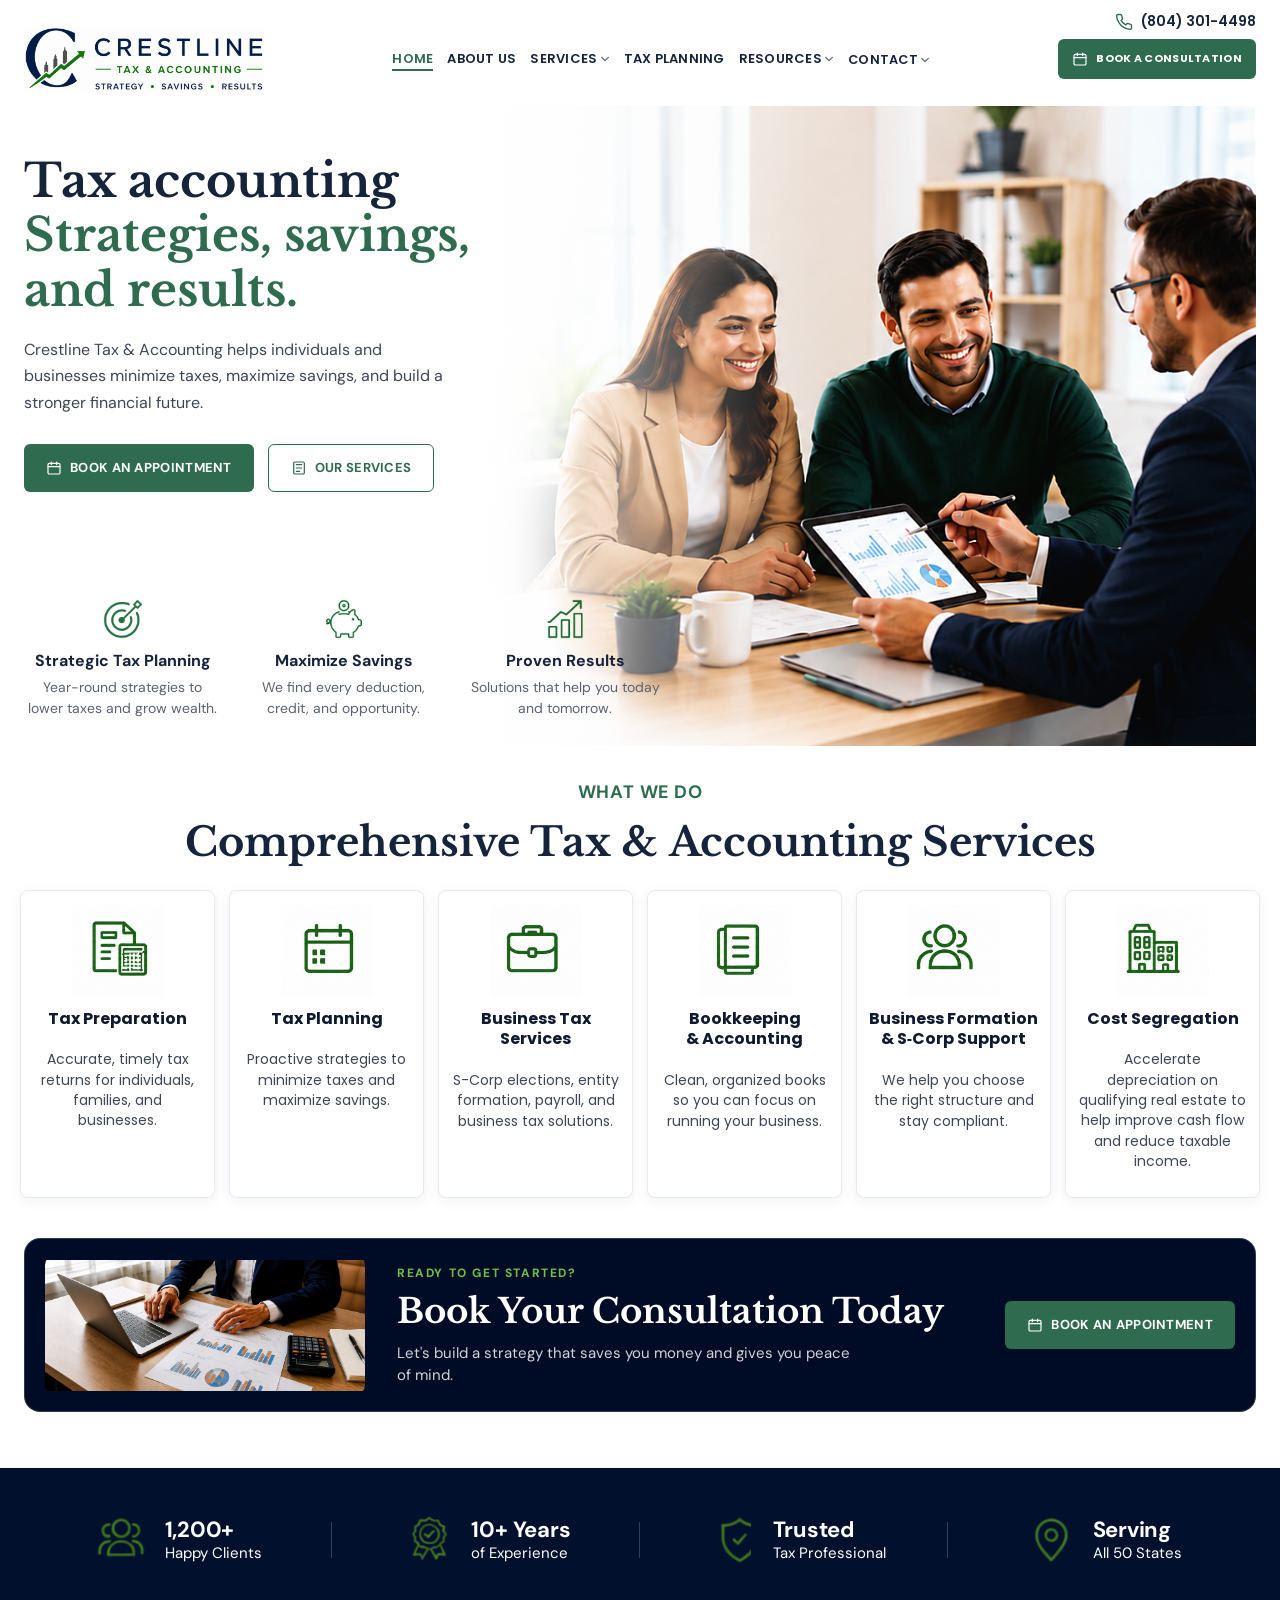
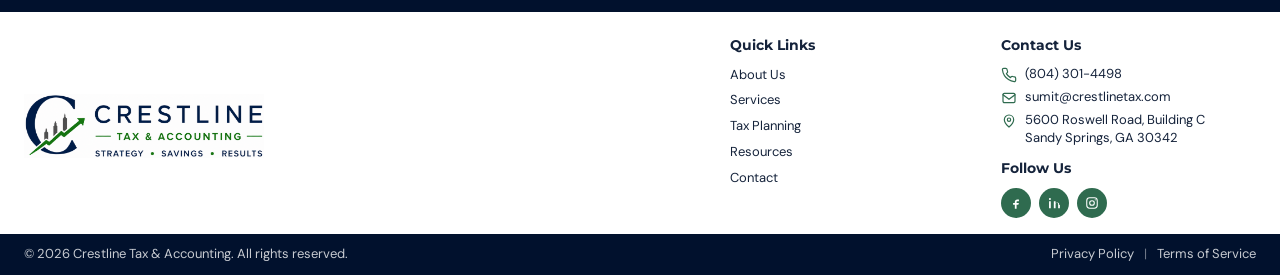
<file: index.html>
<!DOCTYPE html>
<html lang="en">
<head>
  <meta charset="UTF-8" />
  <meta name="viewport" content="width=device-width, initial-scale=1.0" />
  <title>Crestline Tax & Accounting | Strategy • Savings • Results</title>
  <meta
    name="description"
    content="Crestline Tax & Accounting helps individuals and businesses minimize taxes and build a stronger financial future with strategic tax planning, accounting, and advisory services."
  />
  <link rel="preconnect" href="https://fonts.googleapis.com" />
  <link rel="preconnect" href="https://fonts.gstatic.com" crossorigin />
  <link
    href="https://fonts.googleapis.com/css2?family=DM+Sans:ital,opsz,wght@0,9..40,400;0,9..40,500;0,9..40,600;0,9..40,700;1,9..40,400&family=Libre+Baskerville:ital,wght@0,400;0,700;1,400&family=Montserrat:wght@400;500;600;700;800&family=Playfair+Display:ital,wght@0,400;0,500;0,600;0,700;1,400;1,500;1,600;1,700&family=Poppins:wght@400;600;700&display=swap"
    rel="stylesheet"
  />
  <link rel="stylesheet" href="css/styles.css" />
</head>
<body>

  <!-- HEADER -->
  <header class="topbar">
    <div class="container navbar">
      <a class="brand" href="#home">
        <img src="assets/images/crestline-logo-full.png" alt="Crestline Tax & Accounting — Strategy • Savings • Results" />
      </a>

      <nav class="nav-links" id="navLinks">
        <a href="#home" class="active">Home</a>
        <a href="#about">About Us</a>
        <a href="#services">
          Services
          <svg class="chevron" viewBox="0 0 12 12" fill="none" aria-hidden="true">
            <path d="M2 4l4 4 4-4" stroke="currentColor" stroke-width="1.5" stroke-linecap="round" stroke-linejoin="round"/>
          </svg>
        </a>
        <a href="#services">Tax Planning</a>
        <a href="#resources">
          Resources
          <svg class="chevron" viewBox="0 0 12 12" fill="none" aria-hidden="true">
            <path d="M2 4l4 4 4-4" stroke="currentColor" stroke-width="1.5" stroke-linecap="round" stroke-linejoin="round"/>
          </svg>
        </a>
        <div class="nav-dropdown">
          <button class="nav-dropdown-toggle" type="button" aria-expanded="false" aria-haspopup="true">
            Contact
            <svg class="chevron" viewBox="0 0 12 12" fill="none" aria-hidden="true">
              <path d="M2 4l4 4 4-4" stroke="currentColor" stroke-width="1.5" stroke-linecap="round" stroke-linejoin="round"/>
            </svg>
          </button>
          <div class="nav-dropdown-menu">
            <a href="tel:8043014498">
              <svg viewBox="0 0 24 24" fill="none" aria-hidden="true">
                <path d="M22 16.92v3a2 2 0 01-2.18 2 19.8 19.8 0 01-8.63-3.07 19.5 19.5 0 01-6-6A19.8 19.8 0 012.12 4.18 2 2 0 014.11 2h3a2 2 0 012 1.72c.13.96.36 1.9.7 2.81a2 2 0 01-.45 2.11L8.09 9.91a16 16 0 006 6l1.27-1.27a2 2 0 012.11-.45c.91.34 1.85.57 2.81.7A2 2 0 0122 16.92z" stroke="currentColor" stroke-width="1.8" stroke-linecap="round" stroke-linejoin="round"/>
              </svg>
              (804) 301-4498
            </a>
            <a href="mailto:sumit@crestlinetax.com">
              <svg viewBox="0 0 24 24" fill="none" aria-hidden="true">
                <rect x="3" y="5" width="18" height="14" rx="2" stroke="currentColor" stroke-width="1.8"/>
                <path d="M3 7l9 7 9-7" stroke="currentColor" stroke-width="1.8" stroke-linecap="round" stroke-linejoin="round"/>
              </svg>
              sumit@crestlinetax.com
            </a>
          </div>
        </div>
      </nav>

      <div class="nav-actions">
        <a class="phone-link" href="tel:8043014498">
          <svg viewBox="0 0 24 24" fill="none" aria-hidden="true">
            <path d="M22 16.92v3a2 2 0 01-2.18 2 19.8 19.8 0 01-8.63-3.07 19.5 19.5 0 01-6-6A19.8 19.8 0 012.12 4.18 2 2 0 014.11 2h3a2 2 0 012 1.72c.13.96.36 1.9.7 2.81a2 2 0 01-.45 2.11L8.09 9.91a16 16 0 006 6l1.27-1.27a2 2 0 012.11-.45c.91.34 1.85.57 2.81.7A2 2 0 0122 16.92z" stroke="currentColor" stroke-width="1.8" stroke-linecap="round" stroke-linejoin="round"/>
          </svg>
          (804) 301-4498
        </a>
        <a class="btn btn-primary" href="https://cal.com/crestlinetax/crestline-tax-accounting" target="_blank" rel="noopener noreferrer">
          <svg viewBox="0 0 24 24" fill="none" aria-hidden="true">
            <rect x="3" y="5" width="18" height="16" rx="2" stroke="currentColor" stroke-width="1.8"/>
            <path d="M3 10h18M8 3v4M16 3v4" stroke="currentColor" stroke-width="1.8" stroke-linecap="round"/>
          </svg>
          Book a Consultation
        </a>
        <button class="menu-toggle" id="menuToggle" aria-label="Open menu">
          <svg width="20" height="20" viewBox="0 0 24 24" fill="none">
            <path d="M4 7h16M4 12h16M4 17h16" stroke="currentColor" stroke-width="2" stroke-linecap="round"/>
          </svg>
        </button>
      </div>
    </div>
  </header>

  <!-- HERO -->
  <section class="hero" id="home">
    <div class="hero-frame">
      <div class="hero-visual">
        <picture>
          <source media="(max-width: 1024px)" srcset="assets/images/hero-team-mobile.png" />
          <img src="assets/images/hero-team.png" alt="" />
        </picture>
      </div>
      <div class="hero-inner">
        <div class="hero-copy">
          <h1>
            Tax accounting
            <span class="line-green">Strategies, savings,</span>
            <span class="line-green">and results.</span>
          </h1>
          <p>
            Crestline Tax &amp; Accounting helps individuals and businesses
            minimize taxes, maximize savings, and build a stronger financial future.
          </p>
          <div class="hero-buttons">
            <a class="btn btn-primary" href="https://cal.com/crestlinetax/crestline-tax-accounting" target="_blank" rel="noopener noreferrer">
              <svg viewBox="0 0 24 24" fill="none" aria-hidden="true">
                <rect x="3" y="5" width="18" height="16" rx="2" stroke="currentColor" stroke-width="1.8"/>
                <path d="M3 10h18M8 3v4M16 3v4" stroke="currentColor" stroke-width="1.8" stroke-linecap="round"/>
              </svg>
              Book an Appointment
            </a>
            <a class="btn btn-outline" href="#services">
              <svg viewBox="0 0 24 24" fill="none" aria-hidden="true">
                <path d="M8 7h8M8 12h8M8 17h5" stroke="currentColor" stroke-width="1.8" stroke-linecap="round"/>
                <rect x="4" y="3" width="16" height="18" rx="2" stroke="currentColor" stroke-width="1.8"/>
              </svg>
              Our Services
            </a>
          </div>
        </div>

        <div class="hero-features">
          <div class="feature">
            <img class="feature-icon" src="assets/images/icon-target.png" alt="" width="44" height="44" />
            <h3>Strategic Tax Planning</h3>
            <p>Year-round strategies to lower taxes and grow wealth.</p>
          </div>
          <div class="feature">
            <img class="feature-icon" src="assets/images/icon-piggy.png" alt="" width="44" height="44" />
            <h3>Maximize Savings</h3>
            <p>We find every deduction, credit, and opportunity.</p>
          </div>
          <div class="feature">
            <img class="feature-icon" src="assets/images/icon-chart.png" alt="" width="44" height="44" />
            <h3>Proven Results</h3>
            <p>Solutions that help you today and tomorrow.</p>
          </div>
        </div>
      </div>
    </div>
  </section>

  <!-- SERVICES -->
  <section class="services" id="services">
    <div class="container">
      <div class="section-heading">
        <div class="section-kicker">What We Do</div>
        <h2>Comprehensive Tax&nbsp;<span class="accent">&amp;</span>&nbsp;Accounting Services</h2>
      </div>

      <div class="service-grid">
        <article class="service-card">
          <img class="icon" src="assets/icons/tax-preparation.png" alt="" width="92" height="92" />
          <h3>Tax Preparation</h3>
          <p>Accurate, timely tax returns for individuals, families, and businesses.</p>
        </article>

        <article class="service-card">
          <img class="icon" src="assets/icons/tax-planning.png" alt="" width="92" height="92" />
          <h3>Tax Planning</h3>
          <p>Proactive strategies to minimize taxes and maximize savings.</p>
        </article>

        <article class="service-card">
          <img class="icon" src="assets/icons/business-tax.png" alt="" width="92" height="92" />
          <h3>Business Tax Services</h3>
          <p>S-Corp elections, entity formation, payroll, and business tax solutions.</p>
        </article>

        <article class="service-card">
          <img class="icon" src="assets/icons/bookkeeping.png" alt="" width="92" height="92" />
          <h3>Bookkeeping &amp;&nbsp;Accounting</h3>
          <p>Clean, organized books so you can focus on running your business.</p>
        </article>

        <article class="service-card">
          <img class="icon" src="assets/icons/business-formation.png" alt="" width="92" height="92" />
          <h3>Business Formation &amp;&nbsp;S&#8209;Corp Support</h3>
          <p>We help you choose the right structure and stay compliant.</p>
        </article>

        <article class="service-card">
          <img class="icon" src="assets/icons/cost-segregation.png" alt="" width="92" height="92" />
          <h3>Cost Segregation</h3>
          <p>Accelerate depreciation on qualifying real estate to help improve cash flow and reduce taxable income.</p>
        </article>
      </div>
    </div>
  </section>

  <!-- MID CTA -->
  <section class="mid-cta" id="contact">
    <div class="container">
      <div class="mid-cta-banner">
        <img class="mid-cta-image" src="assets/images/cta-desk.png" alt="Working on tax strategy documents at a desk" />
        <div class="mid-cta-copy">
          <div class="section-kicker">Ready to Get Started?</div>
          <h2>Book Your Consultation Today</h2>
          <p>Let's build a strategy that saves you money and gives you peace of mind.</p>
        </div>
        <a class="btn btn-primary" href="https://cal.com/crestlinetax/crestline-tax-accounting" target="_blank" rel="noopener noreferrer">
          <svg viewBox="0 0 24 24" fill="none" aria-hidden="true">
            <rect x="3" y="5" width="18" height="16" rx="2" stroke="currentColor" stroke-width="1.8"/>
            <path d="M3 10h18M8 3v4M16 3v4" stroke="currentColor" stroke-width="1.8" stroke-linecap="round"/>
          </svg>
          Book an Appointment
        </a>
      </div>
    </div>
  </section>

  <!-- STATS -->
  <section class="stats" id="about">
    <div class="container stats-grid">
      <div class="stat">
        <img src="assets/icons/happy_clients_icon.png" alt="" />
        <div class="stat-text">
          <strong>1,200+</strong>
          <span>Happy Clients</span>
        </div>
      </div>
      <div class="stat">
        <img src="assets/icons/experience_icon.png" alt="" />
        <div class="stat-text">
          <strong>10+ Years</strong>
          <span>of Experience</span>
        </div>
      </div>
      <div class="stat">
        <img src="assets/icons/trusted_professional_icon.png" alt="" />
        <div class="stat-text">
          <strong>Trusted</strong>
          <span>Tax Professional</span>
        </div>
      </div>
      <div class="stat">
        <img src="assets/icons/serving_all_states_icon.png" alt="" />
        <div class="stat-text">
          <strong>Serving</strong>
          <span>All 50 States</span>
        </div>
      </div>
    </div>
  </section>

  <!-- FOOTER -->
  <footer id="resources">
    <div class="footer-main">
      <div class="container footer-grid">
        <div class="footer-brand">
          <img src="assets/images/crestline-logo-full.png" alt="Crestline Tax & Accounting — Strategy • Savings • Results" />
        </div>

        <div class="footer-col">
          <h4>Quick Links</h4>
          <a href="#about">About Us</a>
          <a href="#services">Services</a>
          <a href="#services">Tax Planning</a>
          <a href="#resources">Resources</a>
          <a href="#contact">Contact</a>
        </div>

        <div class="footer-col" id="contact-info">
          <h4>Contact Us</h4>
          <div class="contact-item">
            <svg viewBox="0 0 24 24" fill="none" aria-hidden="true">
              <path d="M22 16.92v3a2 2 0 01-2.18 2 19.8 19.8 0 01-8.63-3.07 19.5 19.5 0 01-6-6A19.8 19.8 0 012.12 4.18 2 2 0 014.11 2h3a2 2 0 012 1.72c.13.96.36 1.9.7 2.81a2 2 0 01-.45 2.11L8.09 9.91a16 16 0 006 6l1.27-1.27a2 2 0 012.11-.45c.91.34 1.85.57 2.81.7A2 2 0 0122 16.92z" stroke="currentColor" stroke-width="1.8" stroke-linecap="round" stroke-linejoin="round"/>
            </svg>
            <a href="tel:8043014498">(804) 301-4498</a>
          </div>
          <div class="contact-item">
            <svg viewBox="0 0 24 24" fill="none" aria-hidden="true">
              <rect x="3" y="5" width="18" height="14" rx="2" stroke="currentColor" stroke-width="1.8"/>
              <path d="M3 7l9 7 9-7" stroke="currentColor" stroke-width="1.8" stroke-linecap="round" stroke-linejoin="round"/>
            </svg>
            <a href="mailto:sumit@crestlinetax.com">sumit@crestlinetax.com</a>
          </div>
          <div class="contact-item">
            <svg viewBox="0 0 24 24" fill="none" aria-hidden="true">
              <path d="M12 21s-7-6.2-7-11a7 7 0 1114 0c0 4.8-7 11-7 11z" stroke="currentColor" stroke-width="1.8"/>
              <circle cx="12" cy="10" r="2.5" stroke="currentColor" stroke-width="1.8"/>
            </svg>
            <span class="fit-line">5600 Roswell Road, Building&nbsp;C<br /> Sandy Springs, GA&nbsp;30342</span>
          </div>
          <div class="footer-follow">
            <h4>Follow Us</h4>
            <div class="socials" aria-label="Social media">
              <a href="#" aria-label="Facebook">
                <svg viewBox="0 0 24 24" fill="currentColor"><path d="M14 9h3V6h-3c-2.2 0-4 1.8-4 4v2H7v3h3v7h3v-7h3l1-3h-4v-2c0-.6.4-1 1-1z"/></svg>
              </a>
              <a href="#" aria-label="LinkedIn">
                <svg viewBox="0 0 24 24" fill="currentColor"><path d="M6.5 9H3.5v12h3V9zM5 3.5A1.75 1.75 0 105 7a1.75 1.75 0 000-3.5zM21 15.5c0-2.5-.5-4.5-3.5-4.5-1.4 0-2.3.7-2.7 1.3h-.1V9h-3v12h3v-6.3c0-1.7.4-3.2 2.4-3.2s2 1.8 2 3.3V21h3v-5.5z"/></svg>
              </a>
              <a href="#" aria-label="Instagram">
                <svg viewBox="0 0 24 24" fill="none" stroke="currentColor" stroke-width="1.8">
                  <rect x="3" y="3" width="18" height="18" rx="5"/>
                  <circle cx="12" cy="12" r="4"/>
                  <circle cx="17.5" cy="6.5" r="1" fill="currentColor" stroke="none"/>
                </svg>
              </a>
            </div>
          </div>
        </div>
      </div>
    </div>

    <div class="footer-bottom">
      <div class="container footer-bottom-inner">
        <div>© 2026 Crestline Tax &amp; Accounting. All rights reserved.</div>
        <div class="footer-legal">
          <a href="privacy-policy.html">Privacy Policy</a>
          <span class="sep">|</span>
          <a href="terms-of-service.html">Terms of Service</a>
        </div>
      </div>
    </div>
  </footer>
  <script src="js/main.js"></script>
</body>
</html>
</file>
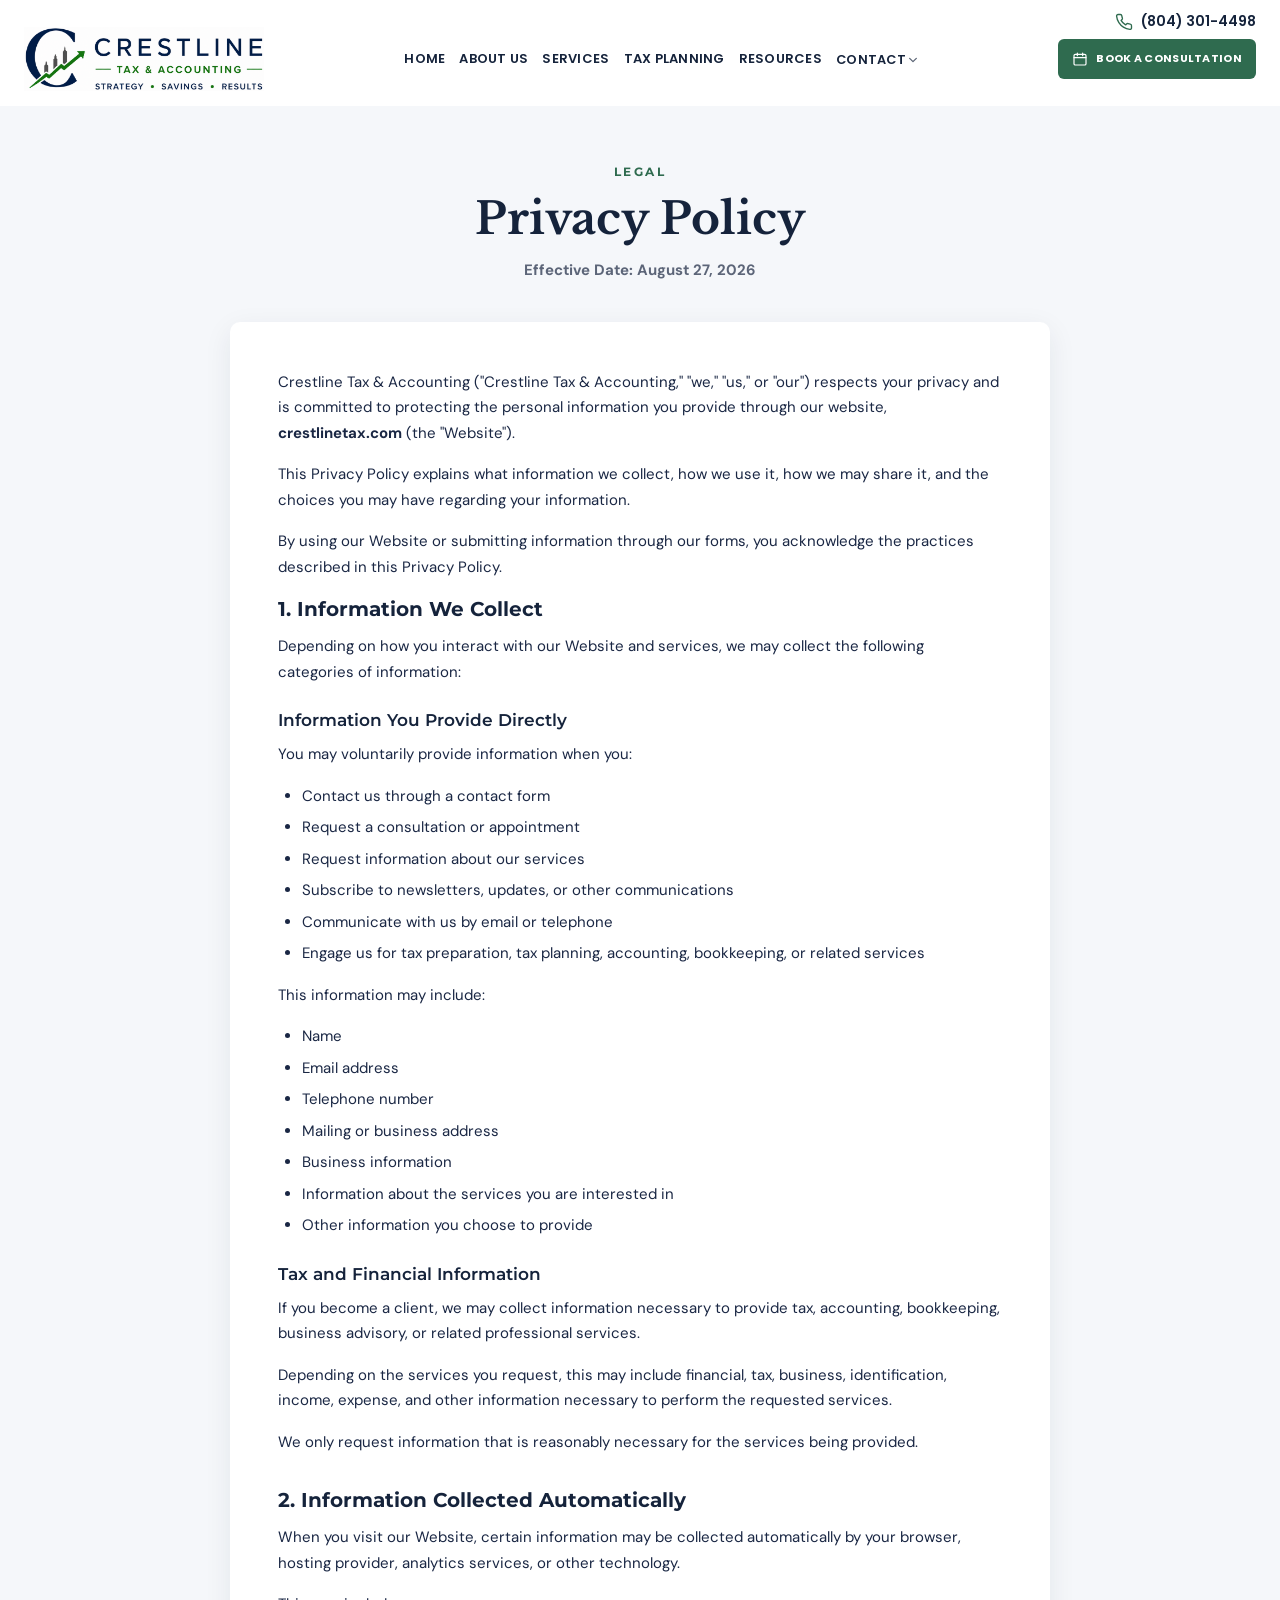
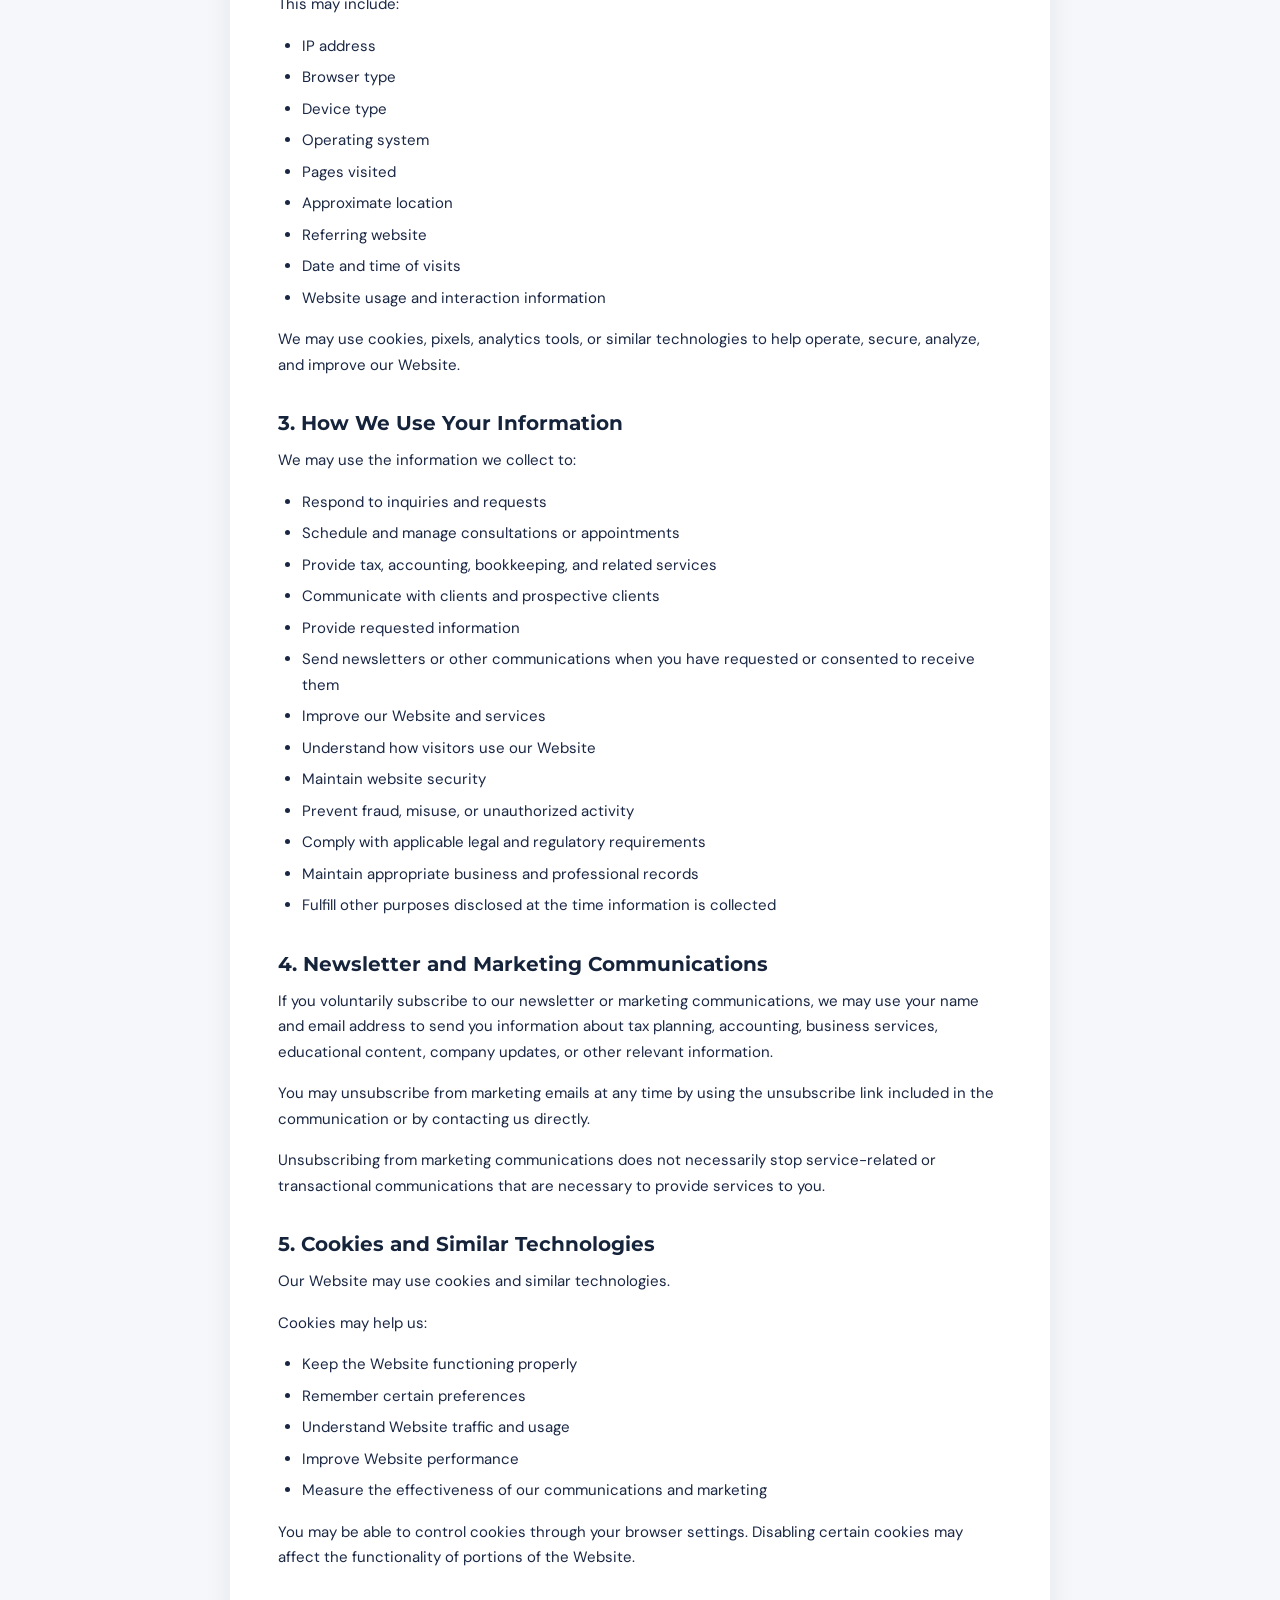
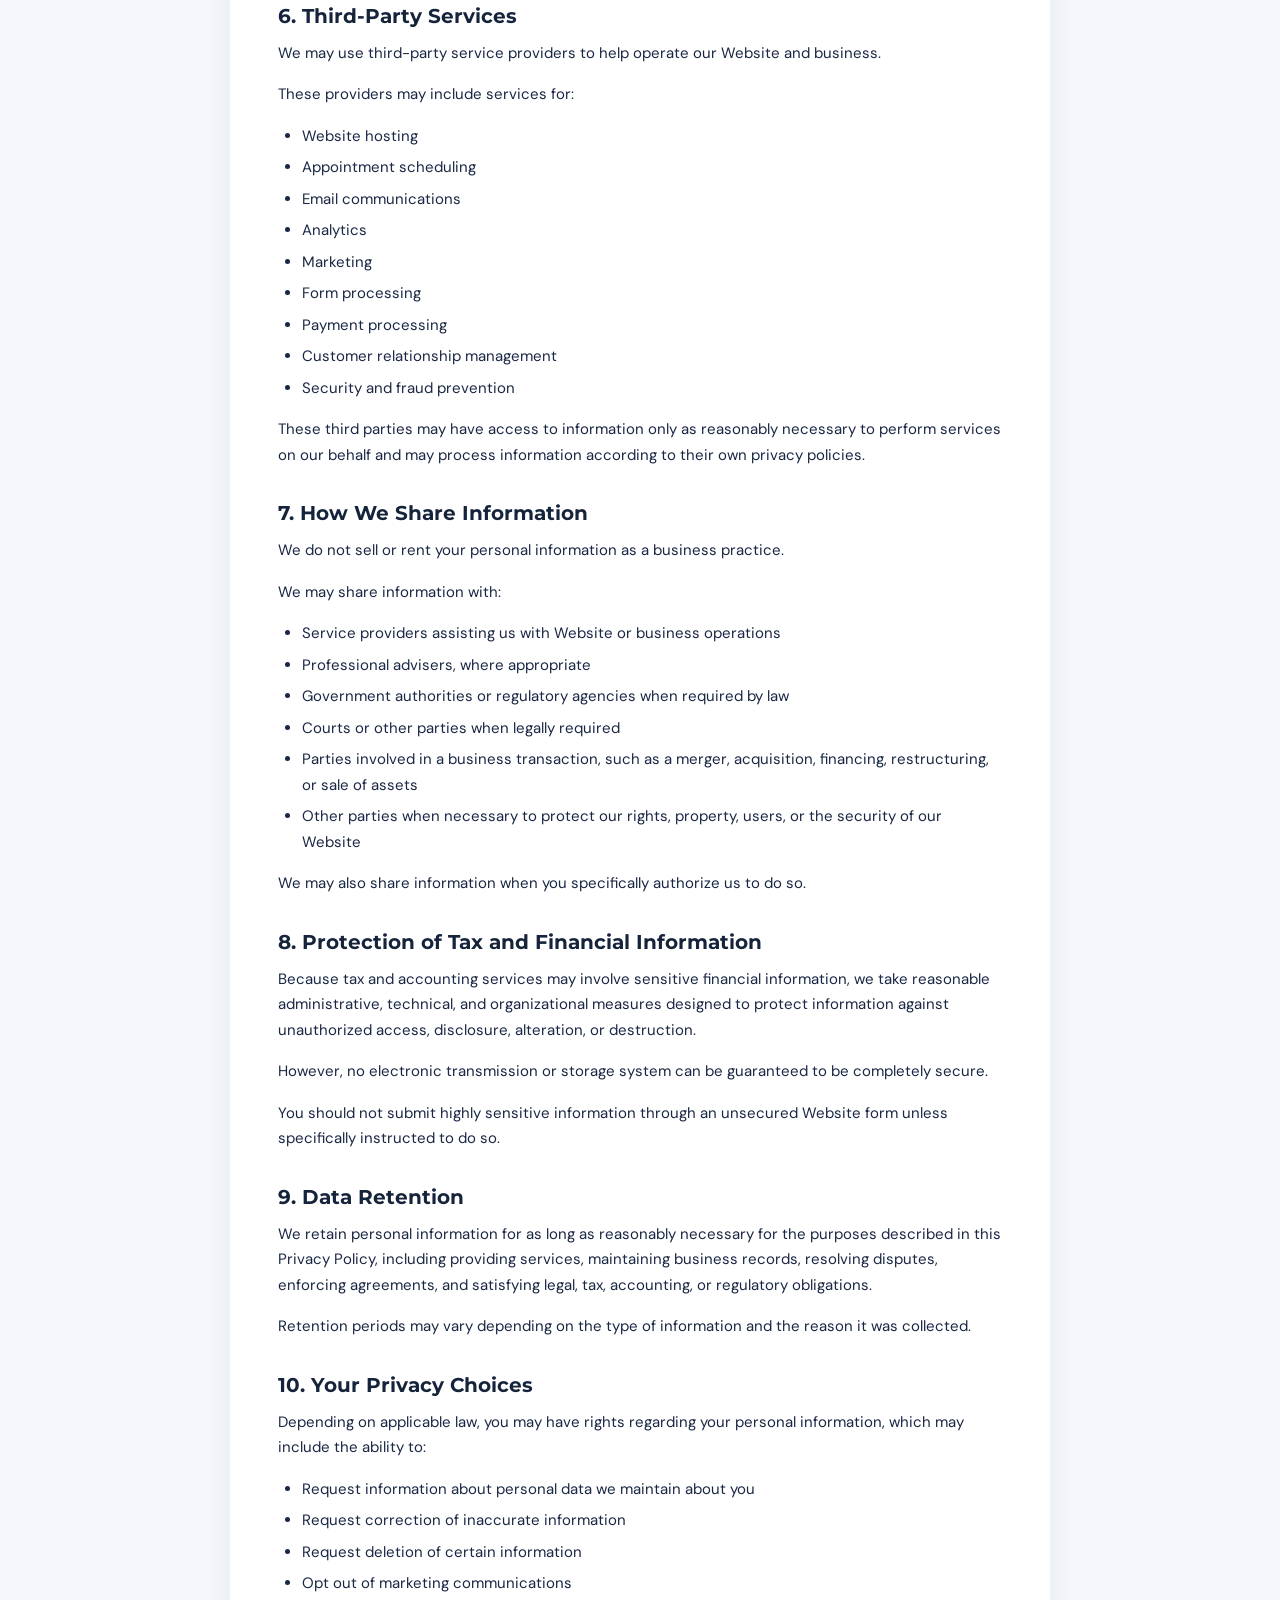
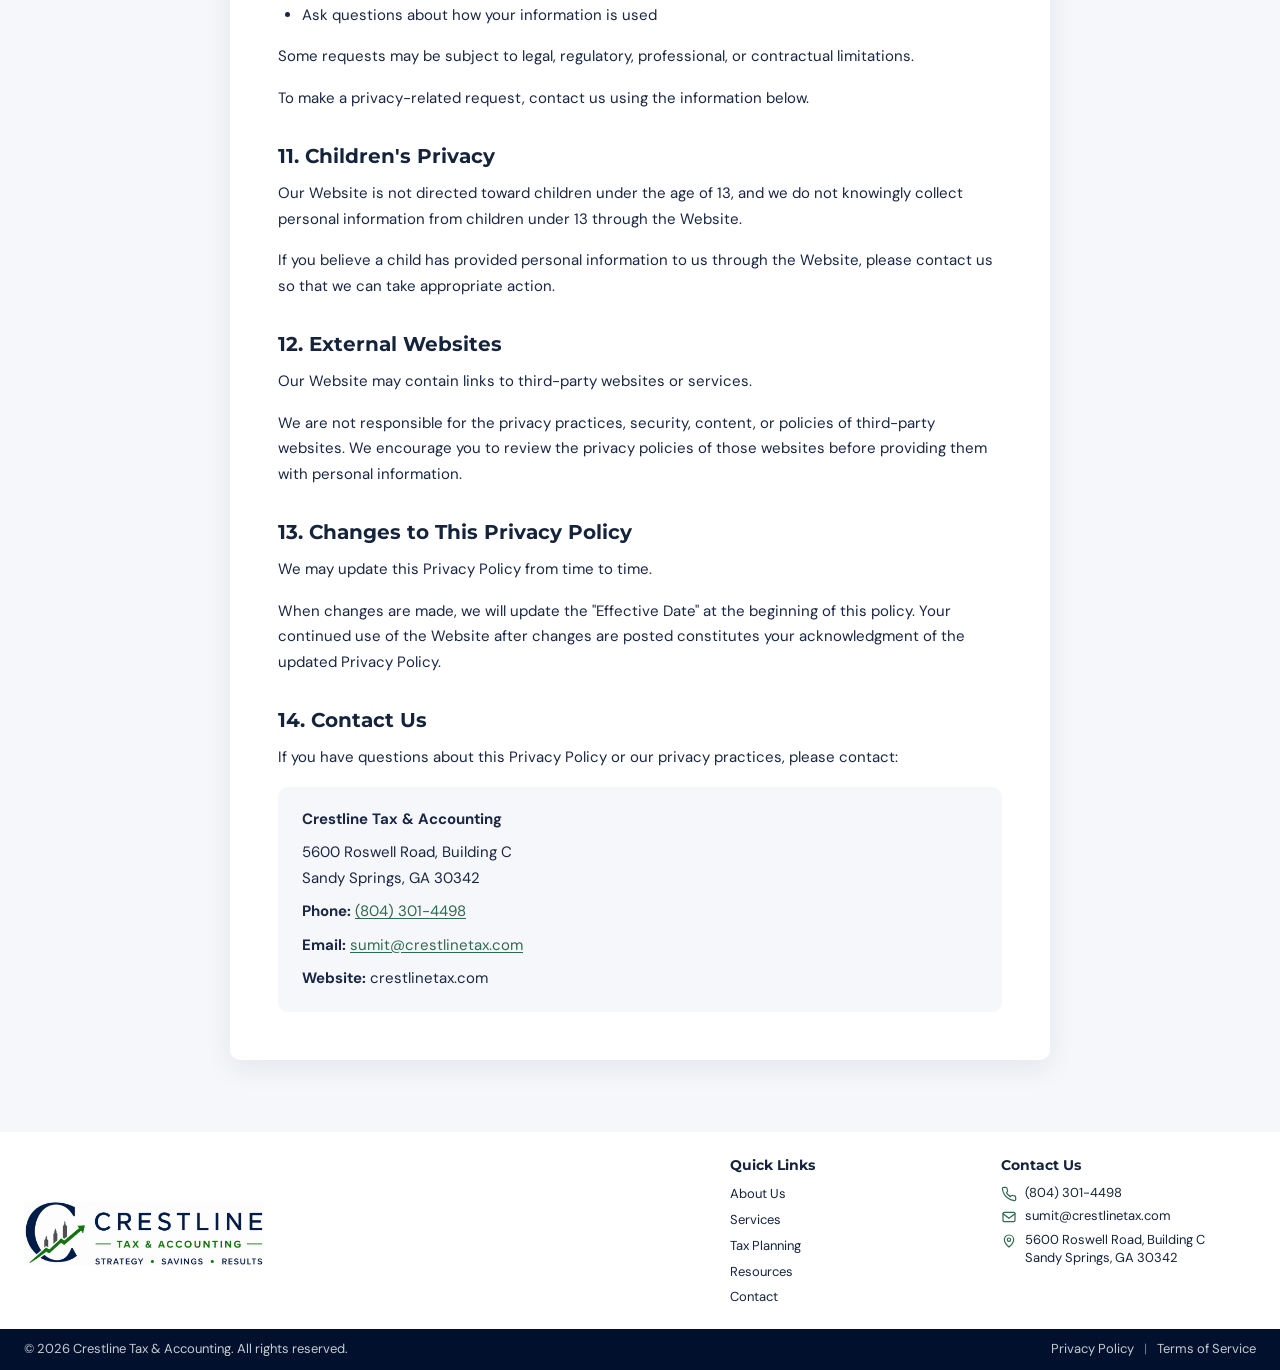
<file: privacy-policy.html>
<!DOCTYPE html>
<html lang="en">
<head>
  <meta charset="UTF-8" />
  <meta name="viewport" content="width=device-width, initial-scale=1.0" />
  <title>Privacy Policy | Crestline Tax & Accounting</title>
  <meta
    name="description"
    content="Privacy Policy for Crestline Tax & Accounting. Learn how we collect, use, and protect your personal information."
  />
  <link rel="preconnect" href="https://fonts.googleapis.com" />
  <link rel="preconnect" href="https://fonts.gstatic.com" crossorigin />
  <link
    href="https://fonts.googleapis.com/css2?family=DM+Sans:ital,opsz,wght@0,9..40,400;0,9..40,500;0,9..40,600;0,9..40,700;1,9..40,400&family=Libre+Baskerville:ital,wght@0,400;0,700;1,400&family=Montserrat:wght@400;500;600;700;800&family=Playfair+Display:ital,wght@0,400;0,500;0,600;0,700;1,400;1,500;1,600;1,700&family=Poppins:wght@400;600;700&display=swap"
    rel="stylesheet"
  />
  <link rel="stylesheet" href="css/styles.css" />
</head>
<body>

  <!-- HEADER -->
  <header class="topbar">
    <div class="container navbar">
      <a class="brand" href="index.html">
        <img src="assets/images/crestline-logo-full.png" alt="Crestline Tax & Accounting — Strategy • Savings • Results" />
      </a>

      <nav class="nav-links" id="navLinks">
        <a href="index.html">Home</a>
        <a href="index.html#about">About Us</a>
        <a href="index.html#services">Services</a>
        <a href="index.html#services">Tax Planning</a>
        <a href="index.html#resources">Resources</a>
        <div class="nav-dropdown">
          <button class="nav-dropdown-toggle" type="button" aria-expanded="false" aria-haspopup="true">
            Contact
            <svg class="chevron" viewBox="0 0 12 12" fill="none" aria-hidden="true">
              <path d="M2 4l4 4 4-4" stroke="currentColor" stroke-width="1.5" stroke-linecap="round" stroke-linejoin="round"/>
            </svg>
          </button>
          <div class="nav-dropdown-menu">
            <a href="tel:8043014498">
              <svg viewBox="0 0 24 24" fill="none" aria-hidden="true">
                <path d="M22 16.92v3a2 2 0 01-2.18 2 19.8 19.8 0 01-8.63-3.07 19.5 19.5 0 01-6-6A19.8 19.8 0 012.12 4.18 2 2 0 014.11 2h3a2 2 0 012 1.72c.13.96.36 1.9.7 2.81a2 2 0 01-.45 2.11L8.09 9.91a16 16 0 006 6l1.27-1.27a2 2 0 012.11-.45c.91.34 1.85.57 2.81.7A2 2 0 0122 16.92z" stroke="currentColor" stroke-width="1.8" stroke-linecap="round" stroke-linejoin="round"/>
              </svg>
              (804) 301-4498
            </a>
            <a href="mailto:sumit@crestlinetax.com">
              <svg viewBox="0 0 24 24" fill="none" aria-hidden="true">
                <rect x="3" y="5" width="18" height="14" rx="2" stroke="currentColor" stroke-width="1.8"/>
                <path d="M3 7l9 7 9-7" stroke="currentColor" stroke-width="1.8" stroke-linecap="round" stroke-linejoin="round"/>
              </svg>
              sumit@crestlinetax.com
            </a>
          </div>
        </div>
      </nav>

      <div class="nav-actions">
        <a class="phone-link" href="tel:8043014498">
          <svg viewBox="0 0 24 24" fill="none" aria-hidden="true">
            <path d="M22 16.92v3a2 2 0 01-2.18 2 19.8 19.8 0 01-8.63-3.07 19.5 19.5 0 01-6-6A19.8 19.8 0 012.12 4.18 2 2 0 014.11 2h3a2 2 0 012 1.72c.13.96.36 1.9.7 2.81a2 2 0 01-.45 2.11L8.09 9.91a16 16 0 006 6l1.27-1.27a2 2 0 012.11-.45c.91.34 1.85.57 2.81.7A2 2 0 0122 16.92z" stroke="currentColor" stroke-width="1.8" stroke-linecap="round" stroke-linejoin="round"/>
          </svg>
          (804) 301-4498
        </a>
        <a class="btn btn-primary" href="https://cal.com/crestlinetax/crestline-tax-accounting" target="_blank" rel="noopener noreferrer">
          <svg viewBox="0 0 24 24" fill="none" aria-hidden="true">
            <rect x="3" y="5" width="18" height="16" rx="2" stroke="currentColor" stroke-width="1.8"/>
            <path d="M3 10h18M8 3v4M16 3v4" stroke="currentColor" stroke-width="1.8" stroke-linecap="round"/>
          </svg>
          Book a Consultation
        </a>
        <button class="menu-toggle" id="menuToggle" aria-label="Open menu">
          <svg width="20" height="20" viewBox="0 0 24 24" fill="none">
            <path d="M4 7h16M4 12h16M4 17h16" stroke="currentColor" stroke-width="2" stroke-linecap="round"/>
          </svg>
        </button>
      </div>
    </div>
  </header>

  <main class="legal-page">
    <div class="container">
      <div class="legal-header">
        <div class="section-kicker">Legal</div>
        <h1>Privacy Policy</h1>
        <p class="legal-effective"><strong>Effective Date: August 27, 2026</strong></p>
      </div>

      <div class="legal-content">
        <p>
          Crestline Tax &amp; Accounting ("Crestline Tax &amp; Accounting," "we," "us," or "our") respects your privacy and is committed to protecting the personal information you provide through our website, <strong>crestlinetax.com</strong> (the "Website").
        </p>
        <p>
          This Privacy Policy explains what information we collect, how we use it, how we may share it, and the choices you may have regarding your information.
        </p>
        <p>
          By using our Website or submitting information through our forms, you acknowledge the practices described in this Privacy Policy.
        </p>

        <h2>1. Information We Collect</h2>
        <p>Depending on how you interact with our Website and services, we may collect the following categories of information:</p>

        <h3>Information You Provide Directly</h3>
        <p>You may voluntarily provide information when you:</p>
        <ul>
          <li>Contact us through a contact form</li>
          <li>Request a consultation or appointment</li>
          <li>Request information about our services</li>
          <li>Subscribe to newsletters, updates, or other communications</li>
          <li>Communicate with us by email or telephone</li>
          <li>Engage us for tax preparation, tax planning, accounting, bookkeeping, or related services</li>
        </ul>
        <p>This information may include:</p>
        <ul>
          <li>Name</li>
          <li>Email address</li>
          <li>Telephone number</li>
          <li>Mailing or business address</li>
          <li>Business information</li>
          <li>Information about the services you are interested in</li>
          <li>Other information you choose to provide</li>
        </ul>

        <h3>Tax and Financial Information</h3>
        <p>
          If you become a client, we may collect information necessary to provide tax, accounting, bookkeeping, business advisory, or related professional services.
        </p>
        <p>
          Depending on the services you request, this may include financial, tax, business, identification, income, expense, and other information necessary to perform the requested services.
        </p>
        <p>We only request information that is reasonably necessary for the services being provided.</p>

        <h2>2. Information Collected Automatically</h2>
        <p>
          When you visit our Website, certain information may be collected automatically by your browser, hosting provider, analytics services, or other technology.
        </p>
        <p>This may include:</p>
        <ul>
          <li>IP address</li>
          <li>Browser type</li>
          <li>Device type</li>
          <li>Operating system</li>
          <li>Pages visited</li>
          <li>Approximate location</li>
          <li>Referring website</li>
          <li>Date and time of visits</li>
          <li>Website usage and interaction information</li>
        </ul>
        <p>
          We may use cookies, pixels, analytics tools, or similar technologies to help operate, secure, analyze, and improve our Website.
        </p>

        <h2>3. How We Use Your Information</h2>
        <p>We may use the information we collect to:</p>
        <ul>
          <li>Respond to inquiries and requests</li>
          <li>Schedule and manage consultations or appointments</li>
          <li>Provide tax, accounting, bookkeeping, and related services</li>
          <li>Communicate with clients and prospective clients</li>
          <li>Provide requested information</li>
          <li>Send newsletters or other communications when you have requested or consented to receive them</li>
          <li>Improve our Website and services</li>
          <li>Understand how visitors use our Website</li>
          <li>Maintain website security</li>
          <li>Prevent fraud, misuse, or unauthorized activity</li>
          <li>Comply with applicable legal and regulatory requirements</li>
          <li>Maintain appropriate business and professional records</li>
          <li>Fulfill other purposes disclosed at the time information is collected</li>
        </ul>

        <h2>4. Newsletter and Marketing Communications</h2>
        <p>
          If you voluntarily subscribe to our newsletter or marketing communications, we may use your name and email address to send you information about tax planning, accounting, business services, educational content, company updates, or other relevant information.
        </p>
        <p>
          You may unsubscribe from marketing emails at any time by using the unsubscribe link included in the communication or by contacting us directly.
        </p>
        <p>
          Unsubscribing from marketing communications does not necessarily stop service-related or transactional communications that are necessary to provide services to you.
        </p>

        <h2>5. Cookies and Similar Technologies</h2>
        <p>Our Website may use cookies and similar technologies.</p>
        <p>Cookies may help us:</p>
        <ul>
          <li>Keep the Website functioning properly</li>
          <li>Remember certain preferences</li>
          <li>Understand Website traffic and usage</li>
          <li>Improve Website performance</li>
          <li>Measure the effectiveness of our communications and marketing</li>
        </ul>
        <p>
          You may be able to control cookies through your browser settings. Disabling certain cookies may affect the functionality of portions of the Website.
        </p>

        <h2>6. Third-Party Services</h2>
        <p>We may use third-party service providers to help operate our Website and business.</p>
        <p>These providers may include services for:</p>
        <ul>
          <li>Website hosting</li>
          <li>Appointment scheduling</li>
          <li>Email communications</li>
          <li>Analytics</li>
          <li>Marketing</li>
          <li>Form processing</li>
          <li>Payment processing</li>
          <li>Customer relationship management</li>
          <li>Security and fraud prevention</li>
        </ul>
        <p>
          These third parties may have access to information only as reasonably necessary to perform services on our behalf and may process information according to their own privacy policies.
        </p>

        <h2>7. How We Share Information</h2>
        <p>We do not sell or rent your personal information as a business practice.</p>
        <p>We may share information with:</p>
        <ul>
          <li>Service providers assisting us with Website or business operations</li>
          <li>Professional advisers, where appropriate</li>
          <li>Government authorities or regulatory agencies when required by law</li>
          <li>Courts or other parties when legally required</li>
          <li>Parties involved in a business transaction, such as a merger, acquisition, financing, restructuring, or sale of assets</li>
          <li>Other parties when necessary to protect our rights, property, users, or the security of our Website</li>
        </ul>
        <p>We may also share information when you specifically authorize us to do so.</p>

        <h2>8. Protection of Tax and Financial Information</h2>
        <p>
          Because tax and accounting services may involve sensitive financial information, we take reasonable administrative, technical, and organizational measures designed to protect information against unauthorized access, disclosure, alteration, or destruction.
        </p>
        <p>
          However, no electronic transmission or storage system can be guaranteed to be completely secure.
        </p>
        <p>
          You should not submit highly sensitive information through an unsecured Website form unless specifically instructed to do so.
        </p>

        <h2>9. Data Retention</h2>
        <p>
          We retain personal information for as long as reasonably necessary for the purposes described in this Privacy Policy, including providing services, maintaining business records, resolving disputes, enforcing agreements, and satisfying legal, tax, accounting, or regulatory obligations.
        </p>
        <p>
          Retention periods may vary depending on the type of information and the reason it was collected.
        </p>

        <h2>10. Your Privacy Choices</h2>
        <p>
          Depending on applicable law, you may have rights regarding your personal information, which may include the ability to:
        </p>
        <ul>
          <li>Request information about personal data we maintain about you</li>
          <li>Request correction of inaccurate information</li>
          <li>Request deletion of certain information</li>
          <li>Opt out of marketing communications</li>
          <li>Ask questions about how your information is used</li>
        </ul>
        <p>
          Some requests may be subject to legal, regulatory, professional, or contractual limitations.
        </p>
        <p>To make a privacy-related request, contact us using the information below.</p>

        <h2>11. Children's Privacy</h2>
        <p>
          Our Website is not directed toward children under the age of 13, and we do not knowingly collect personal information from children under 13 through the Website.
        </p>
        <p>
          If you believe a child has provided personal information to us through the Website, please contact us so that we can take appropriate action.
        </p>

        <h2>12. External Websites</h2>
        <p>Our Website may contain links to third-party websites or services.</p>
        <p>
          We are not responsible for the privacy practices, security, content, or policies of third-party websites. We encourage you to review the privacy policies of those websites before providing them with personal information.
        </p>

        <h2>13. Changes to This Privacy Policy</h2>
        <p>We may update this Privacy Policy from time to time.</p>
        <p>
          When changes are made, we will update the "Effective Date" at the beginning of this policy. Your continued use of the Website after changes are posted constitutes your acknowledgment of the updated Privacy Policy.
        </p>

        <h2>14. Contact Us</h2>
        <p>If you have questions about this Privacy Policy or our privacy practices, please contact:</p>
        <div class="legal-contact">
          <p><strong>Crestline Tax &amp; Accounting</strong></p>
          <p>
            5600 Roswell Road, Building C<br />
            Sandy Springs, GA 30342
          </p>
          <p><strong>Phone:</strong> <a href="tel:8043014498">(804) 301-4498</a></p>
          <p><strong>Email:</strong> <a href="mailto:sumit@crestlinetax.com">sumit@crestlinetax.com</a></p>
          <p><strong>Website:</strong> crestlinetax.com</p>
        </div>
      </div>
    </div>
  </main>

  <!-- FOOTER -->
  <footer>
    <div class="footer-main">
      <div class="container footer-grid">
        <div class="footer-brand">
          <img src="assets/images/crestline-logo-full.png" alt="Crestline Tax & Accounting — Strategy • Savings • Results" />
        </div>

        <div class="footer-col">
          <h4>Quick Links</h4>
          <a href="index.html#about">About Us</a>
          <a href="index.html#services">Services</a>
          <a href="index.html#services">Tax Planning</a>
          <a href="index.html#resources">Resources</a>
          <a href="index.html#contact">Contact</a>
        </div>

        <div class="footer-col">
          <h4>Contact Us</h4>
          <div class="contact-item">
            <svg viewBox="0 0 24 24" fill="none" aria-hidden="true">
              <path d="M22 16.92v3a2 2 0 01-2.18 2 19.8 19.8 0 01-8.63-3.07 19.5 19.5 0 01-6-6A19.8 19.8 0 012.12 4.18 2 2 0 014.11 2h3a2 2 0 012 1.72c.13.96.36 1.9.7 2.81a2 2 0 01-.45 2.11L8.09 9.91a16 16 0 006 6l1.27-1.27a2 2 0 012.11-.45c.91.34 1.85.57 2.81.7A2 2 0 0122 16.92z" stroke="currentColor" stroke-width="1.8" stroke-linecap="round" stroke-linejoin="round"/>
            </svg>
            <a href="tel:8043014498">(804) 301-4498</a>
          </div>
          <div class="contact-item">
            <svg viewBox="0 0 24 24" fill="none" aria-hidden="true">
              <rect x="3" y="5" width="18" height="14" rx="2" stroke="currentColor" stroke-width="1.8"/>
              <path d="M3 7l9 7 9-7" stroke="currentColor" stroke-width="1.8" stroke-linecap="round" stroke-linejoin="round"/>
            </svg>
            <a href="mailto:sumit@crestlinetax.com">sumit@crestlinetax.com</a>
          </div>
          <div class="contact-item">
            <svg viewBox="0 0 24 24" fill="none" aria-hidden="true">
              <path d="M12 21s-7-6.2-7-11a7 7 0 1114 0c0 4.8-7 11-7 11z" stroke="currentColor" stroke-width="1.8"/>
              <circle cx="12" cy="10" r="2.5" stroke="currentColor" stroke-width="1.8"/>
            </svg>
            <span class="fit-line">5600 Roswell Road, Building&nbsp;C<br /> Sandy Springs, GA&nbsp;30342</span>
          </div>
        </div>
      </div>
    </div>

    <div class="footer-bottom">
      <div class="container footer-bottom-inner">
        <div>© 2026 Crestline Tax &amp; Accounting. All rights reserved.</div>
        <div class="footer-legal">
          <a href="privacy-policy.html">Privacy Policy</a>
          <span class="sep">|</span>
          <a href="terms-of-service.html">Terms of Service</a>
        </div>
      </div>
    </div>
  </footer>
  <script src="js/main.js"></script>
</body>
</html>
</file>
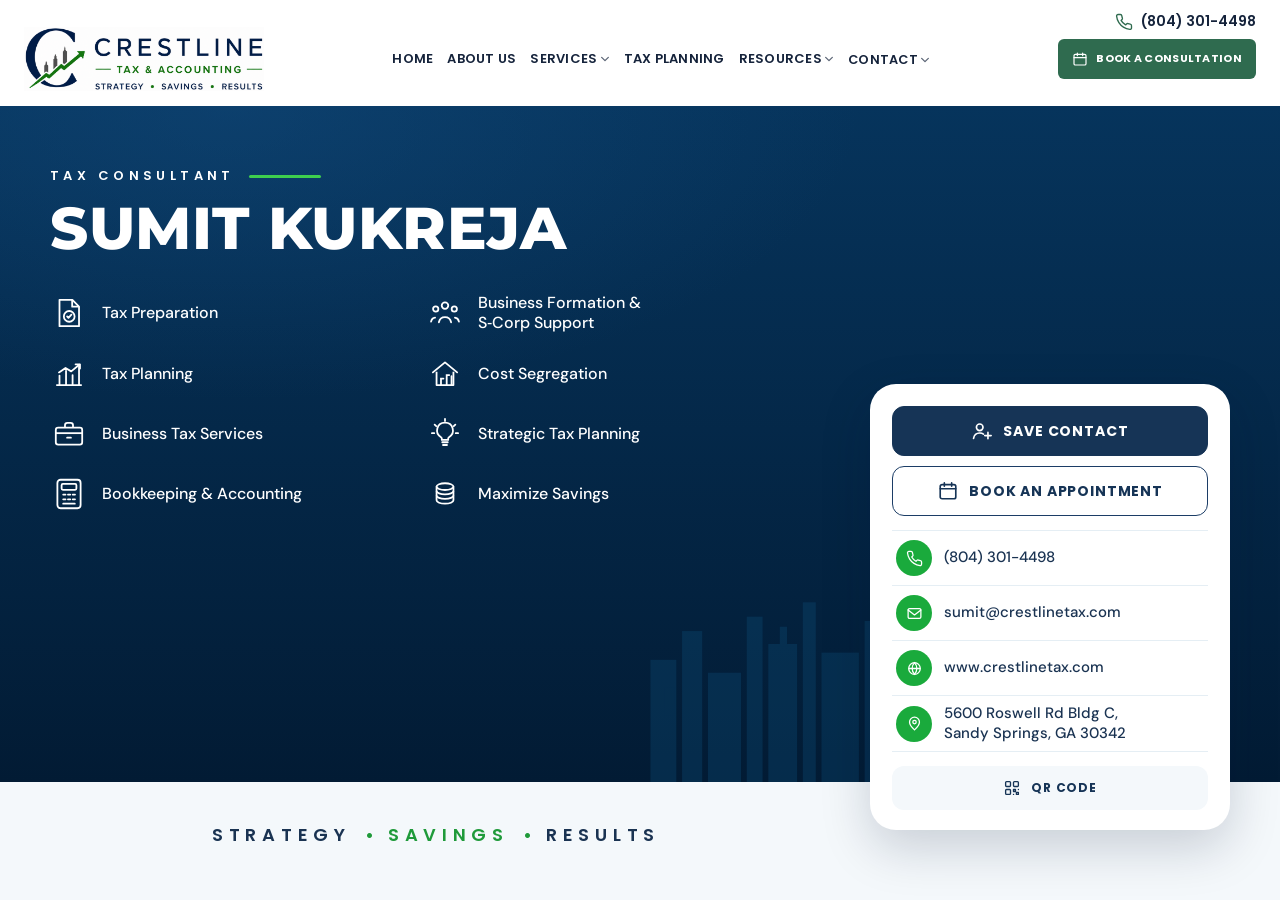
<file: save-contact.html>
<!DOCTYPE html>
<html lang="en">
<head>
  <meta charset="UTF-8" />
  <meta name="viewport" content="width=device-width, initial-scale=1.0" />
  <title>Save Contact | Sumit Kukreja | Crestline Tax & Accounting</title>
  <meta
    name="description"
    content="Save Sumit Kukreja's contact information or book an appointment with Crestline Tax & Accounting."
  />
  <link rel="preconnect" href="https://fonts.googleapis.com" />
  <link rel="preconnect" href="https://fonts.gstatic.com" crossorigin />
  <link
    href="https://fonts.googleapis.com/css2?family=DM+Sans:ital,opsz,wght@0,9..40,400;0,9..40,500;0,9..40,600;0,9..40,700;1,9..40,400&family=Libre+Baskerville:ital,wght@0,400;0,700;1,400&family=Montserrat:wght@400;500;600;700;800&family=Playfair+Display:ital,wght@0,400;0,500;0,600;0,700;1,400;1,500;1,600;1,700&family=Poppins:wght@400;600;700&display=swap"
    rel="stylesheet"
  />
  <link rel="stylesheet" href="css/styles.css?v=14" />
  <!-- Save-contact card: actions, contact rows and QR popup.
       Sits on top of the existing .sc-card rules. Move into css/styles.css when ready. -->
  <style>
    .dc-card,
    .dc-qr {
      --dc-navy: #163456;
      --dc-navy-deep: #0d2440;
      --dc-navy-line: #1c3d66;
      --dc-text: #1a3352;
      --dc-muted: #5c6578;
      --dc-green: #1aaa3c;
      --dc-soft: #f4f8fb;
      --dc-line: #e5eef4;
    }
 
    .sc-card.dc-card {
      text-align: left;
    }
 
    /* Buttons */
    .dc-actions {
      display: grid;
      gap: 10px;
    }
 
    .dc-btn {
      display: flex;
      align-items: center;
      justify-content: center;
      gap: 10px;
      width: 100%;
      min-height: 50px;
      padding: 0 14px;
      border: 1.5px solid transparent;
      border-radius: 12px;
      font-family: "Poppins", sans-serif;
      font-size: 14px;
      font-weight: 700;
      letter-spacing: 0.06em;
      line-height: 1.2;
      text-transform: uppercase;
      white-space: nowrap;
      cursor: pointer;
      transition: transform 0.2s, background 0.2s, color 0.2s;
    }
 
    .dc-btn[hidden] {
      display: none;
    }
 
    .dc-btn svg {
      width: 22px;
      height: 22px;
      flex-shrink: 0;
    }
 
    .dc-btn:focus-visible,
    .dc-row:focus-visible,
    .dc-qr-close:focus-visible {
      outline: 3px solid var(--dc-green);
      outline-offset: 2px;
    }
 
    .dc-btn--primary {
      background: var(--dc-navy);
      border-color: var(--dc-navy);
      color: #ffffff;
    }
 
    .dc-btn--primary:hover {
      background: var(--dc-navy-deep);
      border-color: var(--dc-navy-deep);
      transform: translateY(-1px);
    }
 
    .dc-btn--outline {
      background: #ffffff;
      border-color: var(--dc-navy-line);
      color: var(--dc-navy);
    }
 
    .dc-btn--outline:hover {
      background: var(--dc-soft);
      transform: translateY(-1px);
    }
 
    .dc-btn.dc-btn--quiet {
      min-height: 44px;
      background: var(--dc-soft);
      color: var(--dc-navy);
      font-size: 12px;
    }
 
    .dc-btn.dc-btn--quiet:hover {
      background: var(--dc-line);
    }
 
    .dc-btn.dc-btn--quiet svg {
      width: 18px;
      height: 18px;
    }
 
    /* Contact rows: the whole row is the tap target */
    .dc-details {
      display: flex;
      flex-direction: column;
      margin: 14px 0;
      border-top: 1px solid var(--dc-line);
    }
 
    .dc-details li {
      border-bottom: 1px solid var(--dc-line);
    }
 
    .dc-row {
      display: flex;
      align-items: center;
      gap: 12px;
      min-height: 54px;
      padding: 8px 4px;
      border-radius: 10px;
      color: var(--dc-text);
      font-family: "DM Sans", sans-serif;
      font-size: 15px;
      font-weight: 500;
      line-height: 1.3;
      overflow-wrap: anywhere;
      transition: background 0.2s;
    }
 
    .dc-row:hover {
      background: var(--dc-soft);
    }
 
    .dc-bubble {
      width: 36px;
      height: 36px;
      border-radius: 50%;
      background: var(--dc-green);
      color: #ffffff;
      display: inline-flex;
      align-items: center;
      justify-content: center;
      flex-shrink: 0;
    }
 
    .dc-bubble svg {
      width: 17px;
      height: 17px;
    }
 
    .dc-more {
      display: flex;
      gap: 10px;
    }
 
    .dc-more > * {
      flex: 1 1 0;
      width: auto;
    }
 
    @media (max-width: 768px) {
      .dc-btn {
        font-size: 13px;
        letter-spacing: 0.04em;
      }
 
      .dc-row {
        font-size: 14.5px;
      }
    }
 
    /* QR popup. margin:auto is required here: the global * reset removes the dialog's default centering. */
    .dc-qr {
      margin: auto;
      width: min(calc(100vw - 32px), 360px);
      max-height: calc(100vh - 32px);
      padding: 0;
      border: 0;
      border-radius: 26px;
      background: #ffffff;
      color: var(--dc-text);
      box-shadow: 0 30px 80px rgba(2, 27, 52, 0.45);
      overflow: auto;
    }
 
    .dc-qr::backdrop {
      background: rgba(2, 27, 52, 0.72);
    }
 
    .dc-qr-body {
      position: relative;
      padding: 28px 22px 22px;
      text-align: center;
    }
 
    .dc-qr h2 {
      margin: 0 36px 18px;
      font-family: "Poppins", sans-serif;
      font-size: 14px;
      font-weight: 600;
      letter-spacing: 0.22em;
      line-height: 1.4;
      text-transform: uppercase;
      color: var(--dc-text);
    }
 
    .dc-qr-frame {
      border: 1px solid var(--dc-line);
      border-radius: 16px;
      padding: 10px;
      box-shadow: 0 10px 24px rgba(18, 42, 68, 0.06);
    }
 
    .dc-qr-frame img {
      width: 100%;
      height: auto;
      margin: 0 auto;
    }
 
    .dc-qr-scan {
      display: flex;
      align-items: center;
      justify-content: center;
      gap: 10px;
      margin-top: 14px;
      color: var(--dc-muted);
      font-size: 13.5px;
      line-height: 1.25;
      text-align: left;
    }
 
    .dc-qr-scan svg {
      width: 22px;
      height: 22px;
      color: #14943a;
      flex-shrink: 0;
    }
 
    .dc-qr-close {
      position: absolute;
      top: 12px;
      right: 12px;
      width: 40px;
      height: 40px;
      border-radius: 50%;
      background: var(--dc-soft);
      color: var(--dc-navy);
      display: inline-flex;
      align-items: center;
      justify-content: center;
      transition: background 0.2s;
    }
 
    .dc-qr-close:hover {
      background: var(--dc-line);
    }
 
    .dc-qr-close svg {
      width: 18px;
      height: 18px;
    }
 
    @media (prefers-reduced-motion: no-preference) {
      .dc-qr[open] {
        animation: dc-pop 0.18s ease-out;
      }
 
      .dc-qr[open]::backdrop {
        animation: dc-fade 0.18s ease-out;
      }
    }
 
    @keyframes dc-pop {
      from {
        opacity: 0;
        transform: translateY(8px) scale(0.97);
      }
    }
 
    @keyframes dc-fade {
      from {
        opacity: 0;
      }
    }
  </style>
</head>
<body>
 
  <!-- HEADER -->
  <header class="topbar">
    <div class="container navbar">
      <a class="brand" href="index.html">
        <img src="assets/images/crestline-logo-full.png" alt="Crestline Tax & Accounting — Strategy • Savings • Results" />
      </a>
 
      <nav class="nav-links" id="navLinks">
        <a href="index.html">Home</a>
        <a href="index.html#about">About Us</a>
        <a href="index.html#services">
          Services
          <svg class="chevron" viewBox="0 0 12 12" fill="none" aria-hidden="true">
            <path d="M2 4l4 4 4-4" stroke="currentColor" stroke-width="1.5" stroke-linecap="round" stroke-linejoin="round"/>
          </svg>
        </a>
        <a href="index.html#services">Tax Planning</a>
        <a href="index.html#resources">
          Resources
          <svg class="chevron" viewBox="0 0 12 12" fill="none" aria-hidden="true">
            <path d="M2 4l4 4 4-4" stroke="currentColor" stroke-width="1.5" stroke-linecap="round" stroke-linejoin="round"/>
          </svg>
        </a>
        <div class="nav-dropdown">
          <button class="nav-dropdown-toggle" type="button" aria-expanded="false" aria-haspopup="true">
            Contact
            <svg class="chevron" viewBox="0 0 12 12" fill="none" aria-hidden="true">
              <path d="M2 4l4 4 4-4" stroke="currentColor" stroke-width="1.5" stroke-linecap="round" stroke-linejoin="round"/>
            </svg>
          </button>
          <div class="nav-dropdown-menu">
            <a href="tel:8043014498">
              <svg viewBox="0 0 24 24" fill="none" aria-hidden="true">
                <path d="M22 16.92v3a2 2 0 01-2.18 2 19.8 19.8 0 01-8.63-3.07 19.5 19.5 0 01-6-6A19.8 19.8 0 012.12 4.18 2 2 0 014.11 2h3a2 2 0 012 1.72c.13.96.36 1.9.7 2.81a2 2 0 01-.45 2.11L8.09 9.91a16 16 0 006 6l1.27-1.27a2 2 0 012.11-.45c.91.34 1.85.57 2.81.7A2 2 0 0122 16.92z" stroke="currentColor" stroke-width="1.8" stroke-linecap="round" stroke-linejoin="round"/>
              </svg>
              (804) 301-4498
            </a>
            <a href="mailto:sumit@crestlinetax.com">
              <svg viewBox="0 0 24 24" fill="none" aria-hidden="true">
                <rect x="3" y="5" width="18" height="14" rx="2" stroke="currentColor" stroke-width="1.8"/>
                <path d="M3 7l9 7 9-7" stroke="currentColor" stroke-width="1.8" stroke-linecap="round" stroke-linejoin="round"/>
              </svg>
              sumit@crestlinetax.com
            </a>
          </div>
        </div>
      </nav>
 
      <div class="nav-actions">
        <a class="phone-link" href="tel:8043014498">
          <svg viewBox="0 0 24 24" fill="none" aria-hidden="true">
            <path d="M22 16.92v3a2 2 0 01-2.18 2 19.8 19.8 0 01-8.63-3.07 19.5 19.5 0 01-6-6A19.8 19.8 0 012.12 4.18 2 2 0 014.11 2h3a2 2 0 012 1.72c.13.96.36 1.9.7 2.81a2 2 0 01-.45 2.11L8.09 9.91a16 16 0 006 6l1.27-1.27a2 2 0 012.11-.45c.91.34 1.85.57 2.81.7A2 2 0 0122 16.92z" stroke="currentColor" stroke-width="1.8" stroke-linecap="round" stroke-linejoin="round"/>
          </svg>
          (804) 301-4498
        </a>
        <a class="btn btn-primary" href="https://cal.com/crestlinetax/crestline-tax-accounting" target="_blank" rel="noopener noreferrer">
          <svg viewBox="0 0 24 24" fill="none" aria-hidden="true">
            <rect x="3" y="5" width="18" height="16" rx="2" stroke="currentColor" stroke-width="1.8"/>
            <path d="M3 10h18M8 3v4M16 3v4" stroke="currentColor" stroke-width="1.8" stroke-linecap="round"/>
          </svg>
          Book a Consultation
        </a>
        <button class="menu-toggle" id="menuToggle" aria-label="Open menu">
          <svg width="20" height="20" viewBox="0 0 24 24" fill="none">
            <path d="M4 7h16M4 12h16M4 17h16" stroke="currentColor" stroke-width="2" stroke-linecap="round"/>
          </svg>
        </button>
      </div>
    </div>
  </header>
 
  <main class="save-contact">
    <section class="sc-stage">
      <div class="sc-brandbar">
        <img src="assets/images/crestline-logo-full.png" alt="Crestline Tax & Accounting — Strategy • Savings • Results" />
      </div>
      <div class="sc-skyline" aria-hidden="true">
        <svg viewBox="0 0 760 320" preserveAspectRatio="xMidYMax meet">
          <g fill="#0c4d78">
            <rect x="20" y="150" width="36" height="170"/>
            <rect x="64" y="110" width="28" height="210"/>
            <rect x="100" y="168" width="46" height="152"/>
            <rect x="154" y="90" width="22" height="230"/>
            <rect x="184" y="128" width="40" height="192"/>
            <rect x="232" y="70" width="18" height="250"/>
            <rect x="258" y="140" width="52" height="180"/>
            <rect x="318" y="96" width="30" height="224"/>
            <rect x="356" y="160" width="44" height="160"/>
            <rect x="408" y="78" width="20" height="242"/>
            <rect x="436" y="124" width="48" height="196"/>
            <rect x="492" y="150" width="34" height="170"/>
            <rect x="534" y="100" width="24" height="220"/>
            <rect x="566" y="136" width="46" height="184"/>
            <rect x="620" y="88" width="18" height="232"/>
            <rect x="646" y="156" width="40" height="164"/>
            <rect x="694" y="118" width="28" height="202"/>
            <rect x="40" y="188" width="14" height="40"/>
            <rect x="200" y="104" width="10" height="28"/>
            <rect x="470" y="100" width="12" height="30"/>
          </g>
        </svg>
      </div>
 
      <div class="sc-inner">
        <div class="sc-left">
        <div class="sc-copy">
          <div class="sc-kicker">
            <span>Tax Consultant</span>
            <span class="sc-kicker-line" aria-hidden="true"></span>
          </div>
          <h1>Sumit Kukreja</h1>
 
          <ul class="sc-services">
            <li>
              <svg viewBox="0 0 36 36" fill="none" aria-hidden="true">
                <path d="M9 5.5h12.2L27.5 12v18.5H9V5.5z" stroke="currentColor" stroke-width="1.7" stroke-linejoin="round"/>
                <path d="M21 5.5V12h6.5" stroke="currentColor" stroke-width="1.7" stroke-linejoin="round"/>
                <circle cx="18.2" cy="21.2" r="5.1" stroke="currentColor" stroke-width="1.7"/>
                <path d="M16.2 21.2l1.3 1.4 2.8-3" stroke="currentColor" stroke-width="1.7" stroke-linecap="round" stroke-linejoin="round"/>
              </svg>
              <span>Tax Preparation</span>
            </li>
            <li>
              <svg viewBox="0 0 36 36" fill="none" aria-hidden="true">
                <circle cx="18" cy="11" r="3.1" stroke="currentColor" stroke-width="1.7"/>
                <circle cx="9.2" cy="14.2" r="2.5" stroke="currentColor" stroke-width="1.7"/>
                <circle cx="26.8" cy="14.2" r="2.5" stroke="currentColor" stroke-width="1.7"/>
                <path d="M12.2 26.8c.7-3.1 2.9-4.8 5.8-4.8s5.1 1.7 5.8 4.8" stroke="currentColor" stroke-width="1.7" stroke-linecap="round"/>
                <path d="M4.8 26.2c.5-2.3 1.8-3.6 3.8-3.8" stroke="currentColor" stroke-width="1.7" stroke-linecap="round"/>
                <path d="M31.2 26.2c-.5-2.3-1.8-3.6-3.8-3.8" stroke="currentColor" stroke-width="1.7" stroke-linecap="round"/>
              </svg>
              <span>Business Formation &amp;<br /> S&#8209;Corp Support</span>
            </li>
            <li>
              <svg viewBox="0 0 36 36" fill="none" aria-hidden="true">
                <path d="M6.5 28.5h23" stroke="currentColor" stroke-width="1.7" stroke-linecap="round"/>
                <path d="M9 28.5V19.5M15.2 28.5V15M21.4 28.5v-9.5M27.5 28.5V11" stroke="currentColor" stroke-width="1.7" stroke-linecap="round"/>
                <path d="M8.5 16.5l6.2-4.2 5.4 3.2 7.6-6.2" stroke="currentColor" stroke-width="1.7" stroke-linecap="round" stroke-linejoin="round"/>
                <path d="M24.2 8.8h4.2v4.1" stroke="currentColor" stroke-width="1.7" stroke-linecap="round" stroke-linejoin="round"/>
              </svg>
              <span>Tax Planning</span>
            </li>
            <li>
              <svg viewBox="0 0 36 36" fill="none" aria-hidden="true">
                <path d="M6.5 16.5L18 7l11.5 9.5" stroke="currentColor" stroke-width="1.7" stroke-linecap="round" stroke-linejoin="round"/>
                <path d="M10 15.8V28.5h16V15.8" stroke="currentColor" stroke-width="1.7" stroke-linejoin="round"/>
                <path d="M14.2 28.5v-6.2h2.3M19.6 28.5V19h2.4M24.2 28.5v-8.4" stroke="currentColor" stroke-width="1.7" stroke-linecap="round"/>
              </svg>
              <span>Cost Segregation</span>
            </li>
            <li>
              <svg viewBox="0 0 36 36" fill="none" aria-hidden="true">
                <rect x="5.5" y="12" width="25" height="16" rx="2.2" stroke="currentColor" stroke-width="1.7"/>
                <path d="M5.5 17.2h25" stroke="currentColor" stroke-width="1.7"/>
                <path d="M14.2 12V9.8A2.3 2.3 0 0116.5 7.5h3A2.3 2.3 0 0121.8 9.8V12" stroke="currentColor" stroke-width="1.7"/>
                <path d="M16.2 21.5h3.6" stroke="currentColor" stroke-width="1.7" stroke-linecap="round"/>
              </svg>
              <span>Business Tax Services</span>
            </li>
            <li>
              <svg viewBox="0 0 36 36" fill="none" aria-hidden="true">
                <path d="M18 7.2a7.4 7.4 0 00-3.8 13.8c.5.4.8.9.8 1.5v1.1h6v-1.1c0-.6.3-1.1.8-1.5A7.4 7.4 0 0018 7.2z" stroke="currentColor" stroke-width="1.7" stroke-linejoin="round"/>
                <path d="M15.4 25.8h5.2M16.1 28.4h3.8" stroke="currentColor" stroke-width="1.7" stroke-linecap="round"/>
                <path d="M18 3.6v2M8.2 9.2l1.5 1.4M27.8 9.2l-1.5 1.4M5.6 17.2h2.2M28.2 17.2h2.2" stroke="currentColor" stroke-width="1.7" stroke-linecap="round"/>
              </svg>
              <span>Strategic Tax Planning</span>
            </li>
            <li class="sc-extra">
              <svg viewBox="0 0 36 36" fill="none" aria-hidden="true">
                <rect x="7" y="4.5" width="22" height="27" rx="3" stroke="currentColor" stroke-width="1.7"/>
                <rect x="11" y="8.5" width="14" height="5.5" rx="1.2" stroke="currentColor" stroke-width="1.7"/>
                <path d="M12.5 18.5h2.2M17 18.5h2.2M21.5 18.5h2.2M12.5 23h2.2M17 23h2.2M21.5 23h2.2M12.5 27.2h11" stroke="currentColor" stroke-width="1.7" stroke-linecap="round"/>
              </svg>
              <span>Bookkeeping &amp;&nbsp;Accounting</span>
            </li>
            <li class="sc-extra">
              <svg viewBox="0 0 36 36" fill="none" aria-hidden="true">
                <ellipse cx="18" cy="11" rx="8" ry="3.2" stroke="currentColor" stroke-width="1.7"/>
                <path d="M10 11v4.2c0 1.8 3.6 3.2 8 3.2s8-1.4 8-3.2V11" stroke="currentColor" stroke-width="1.7"/>
                <path d="M10 15.2v4.2c0 1.8 3.6 3.2 8 3.2s8-1.4 8-3.2v-4.2" stroke="currentColor" stroke-width="1.7"/>
                <path d="M10 19.4V24c0 1.8 3.6 3.2 8 3.2s8-1.4 8-3.2v-4.6" stroke="currentColor" stroke-width="1.7"/>
              </svg>
              <span>Maximize Savings</span>
            </li>
          </ul>
        </div>
        <p class="sc-tagline">
          <span>Strategy</span>
          <span class="dot" aria-hidden="true">•</span>
          <span class="savings">Savings</span>
          <span class="dot" aria-hidden="true">•</span>
          <span>Results</span>
        </p>
        </div>
 
 
        <aside class="sc-card dc-card" aria-label="Contact Sumit Kukreja">
          <div class="dc-actions">
            <a class="dc-btn dc-btn--primary" href="assets/sumit-kukreja.vcf">
              <svg viewBox="0 0 24 24" fill="none" aria-hidden="true">
                <circle cx="9.5" cy="8" r="3.6" stroke="currentColor" stroke-width="1.8"/>
                <path d="M2.8 20c.6-3.7 3.2-5.8 6.7-5.8 1.6 0 3 .4 4.1 1.2" stroke="currentColor" stroke-width="1.8" stroke-linecap="round"/>
                <path d="M18.5 13.5v7M15 17h7" stroke="currentColor" stroke-width="1.8" stroke-linecap="round"/>
              </svg>
              <span>Save Contact</span>
            </a>
            <a class="dc-btn dc-btn--outline" href="https://cal.com/crestlinetax/crestline-tax-accounting" target="_blank" rel="noopener noreferrer">
              <svg viewBox="0 0 24 24" fill="none" aria-hidden="true">
                <rect x="3.5" y="5" width="17" height="15.5" rx="2" stroke="currentColor" stroke-width="1.8"/>
                <path d="M3.5 9.5h17M8 3.2v3.6M16 3.2v3.6" stroke="currentColor" stroke-width="1.8" stroke-linecap="round"/>
              </svg>
              <span>Book an Appointment</span>
            </a>
          </div>
 
          <ul class="dc-details">
            <li>
              <a class="dc-row" href="tel:8043014498">
                <span class="dc-bubble" aria-hidden="true">
                  <svg viewBox="0 0 24 24" fill="none">
                    <path d="M22 16.92v3a2 2 0 01-2.18 2 19.8 19.8 0 01-8.63-3.07 19.5 19.5 0 01-6-6A19.8 19.8 0 012.12 4.18 2 2 0 014.11 2h3a2 2 0 012 1.72c.13.96.36 1.9.7 2.81a2 2 0 01-.45 2.11L8.09 9.91a16 16 0 006 6l1.27-1.27a2 2 0 012.11-.45c.91.34 1.85.57 2.81.7A2 2 0 0122 16.92z" stroke="currentColor" stroke-width="1.8" stroke-linecap="round" stroke-linejoin="round"/>
                  </svg>
                </span>
                <span>(804) 301-4498</span>
              </a>
            </li>
            <li>
              <a class="dc-row" href="mailto:sumit@crestlinetax.com">
                <span class="dc-bubble" aria-hidden="true">
                  <svg viewBox="0 0 24 24" fill="none">
                    <rect x="3" y="5" width="18" height="14" rx="2" stroke="currentColor" stroke-width="1.8"/>
                    <path d="M3 7l9 7 9-7" stroke="currentColor" stroke-width="1.8" stroke-linecap="round" stroke-linejoin="round"/>
                  </svg>
                </span>
                <span>sumit@<wbr>crestlinetax.com</span>
              </a>
            </li>
            <li>
              <a class="dc-row" href="https://crestlinetax.com" target="_blank" rel="noopener noreferrer">
                <span class="dc-bubble" aria-hidden="true">
                  <svg viewBox="0 0 24 24" fill="none">
                    <circle cx="12" cy="12" r="8.2" stroke="currentColor" stroke-width="1.8"/>
                    <path d="M3.8 12h16.4M12 3.8c2.2 2.4 3.3 5.2 3.3 8.2s-1.1 5.8-3.3 8.2c-2.2-2.4-3.3-5.2-3.3-8.2s1.1-5.8 3.3-8.2z" stroke="currentColor" stroke-width="1.8"/>
                  </svg>
                </span>
                <span>www.<wbr>crestlinetax.com</span>
              </a>
            </li>
            <li>
              <a class="dc-row" href="https://www.google.com/maps/search/?api=1&amp;query=5600+Roswell+Rd+Bldg+C%2C+Sandy+Springs%2C+GA+30342" target="_blank" rel="noopener noreferrer">
                <span class="dc-bubble" aria-hidden="true">
                  <svg viewBox="0 0 24 24" fill="none">
                    <path d="M12 21s-7-6.2-7-11a7 7 0 1114 0c0 4.8-7 11-7 11z" stroke="currentColor" stroke-width="1.8"/>
                    <circle cx="12" cy="10" r="2.4" stroke="currentColor" stroke-width="1.8"/>
                  </svg>
                </span>
                <span>5600 Roswell Rd Bldg&nbsp;C,<br /> Sandy Springs, GA&nbsp;30342</span>
              </a>
            </li>
          </ul>
 
          <div class="dc-more">
            <button class="dc-btn dc-btn--quiet" type="button" data-qr-open aria-haspopup="dialog">
              <svg viewBox="0 0 24 24" fill="none" aria-hidden="true">
                <rect x="3.5" y="3.5" width="6.5" height="6.5" rx="1.2" stroke="currentColor" stroke-width="1.8"/>
                <rect x="14" y="3.5" width="6.5" height="6.5" rx="1.2" stroke="currentColor" stroke-width="1.8"/>
                <rect x="3.5" y="14" width="6.5" height="6.5" rx="1.2" stroke="currentColor" stroke-width="1.8"/>
                <path d="M14 14h2.6v2.6H14zM17.9 17.9h2.6v2.6h-2.6zM14 20.5h.1M20.5 14h.1" stroke="currentColor" stroke-width="1.8" stroke-linecap="round" stroke-linejoin="round"/>
              </svg>
              <span>QR Code</span>
            </button>
            <button class="dc-btn dc-btn--quiet" type="button" id="shareCard" hidden>
              <svg viewBox="0 0 24 24" fill="none" aria-hidden="true">
                <path d="M12 15V3.5M7.8 7.4L12 3.2l4.2 4.2" stroke="currentColor" stroke-width="1.8" stroke-linecap="round" stroke-linejoin="round"/>
                <path d="M6.5 11.5H5v9h14v-9h-1.5" stroke="currentColor" stroke-width="1.8" stroke-linecap="round" stroke-linejoin="round"/>
              </svg>
              <span>Share</span>
            </button>
          </div>
        </aside>
      </div>
 
    </section>
 
    <!-- QR popup -->
    <dialog class="dc-qr" id="qrDialog" aria-labelledby="qrTitle">
      <div class="dc-qr-body">
        <button class="dc-qr-close" type="button" data-qr-close aria-label="Close">
          <svg viewBox="0 0 24 24" fill="none" aria-hidden="true">
            <path d="M6 6l12 12M18 6L6 18" stroke="currentColor" stroke-width="2.2" stroke-linecap="round"/>
          </svg>
        </button>
        <h2 id="qrTitle">Save My Contact</h2>
        <div class="dc-qr-frame">
          <img src="assets/images/sumit-contact-qr.png" alt="QR code to save Sumit Kukreja's contact" width="280" height="280" />
        </div>
        <p class="dc-qr-scan">
          <svg viewBox="0 0 24 24" fill="none" aria-hidden="true">
            <path d="M22 16.92v3a2 2 0 01-2.18 2 19.8 19.8 0 01-8.63-3.07 19.5 19.5 0 01-6-6A19.8 19.8 0 012.12 4.18 2 2 0 014.11 2h3a2 2 0 012 1.72c.13.96.36 1.9.7 2.81a2 2 0 01-.45 2.11L8.09 9.91a16 16 0 006 6l1.27-1.27a2 2 0 012.11-.45c.91.34 1.85.57 2.81.7A2 2 0 0122 16.92z" stroke="currentColor" stroke-width="1.8" stroke-linecap="round" stroke-linejoin="round"/>
          </svg>
          <span>Scan the QR Code<br /> to save my contact</span>
        </p>
      </div>
    </dialog>
  </main>
  <script src="js/main.js?v=14"></script>
  <script>
    (function () {
      // QR popup
      var dialog = document.getElementById('qrDialog');
      if (dialog && dialog.showModal) {
        document.querySelectorAll('[data-qr-open]').forEach(function (btn) {
          btn.addEventListener('click', function () { dialog.showModal(); });
        });
        dialog.addEventListener('click', function (e) {
          // Close on the X button or a click on the backdrop
          if (e.target === dialog || e.target.closest('[data-qr-close]')) dialog.close();
        });
      }
 
      // Native share sheet, only where the browser supports it
      var share = document.getElementById('shareCard');
      if (share && navigator.share) {
        share.hidden = false;
        share.addEventListener('click', function () {
          navigator.share({ title: document.title, url: location.href }).catch(function () {});
        });
      }
    })();
  </script>
</body>
</html>
</file>
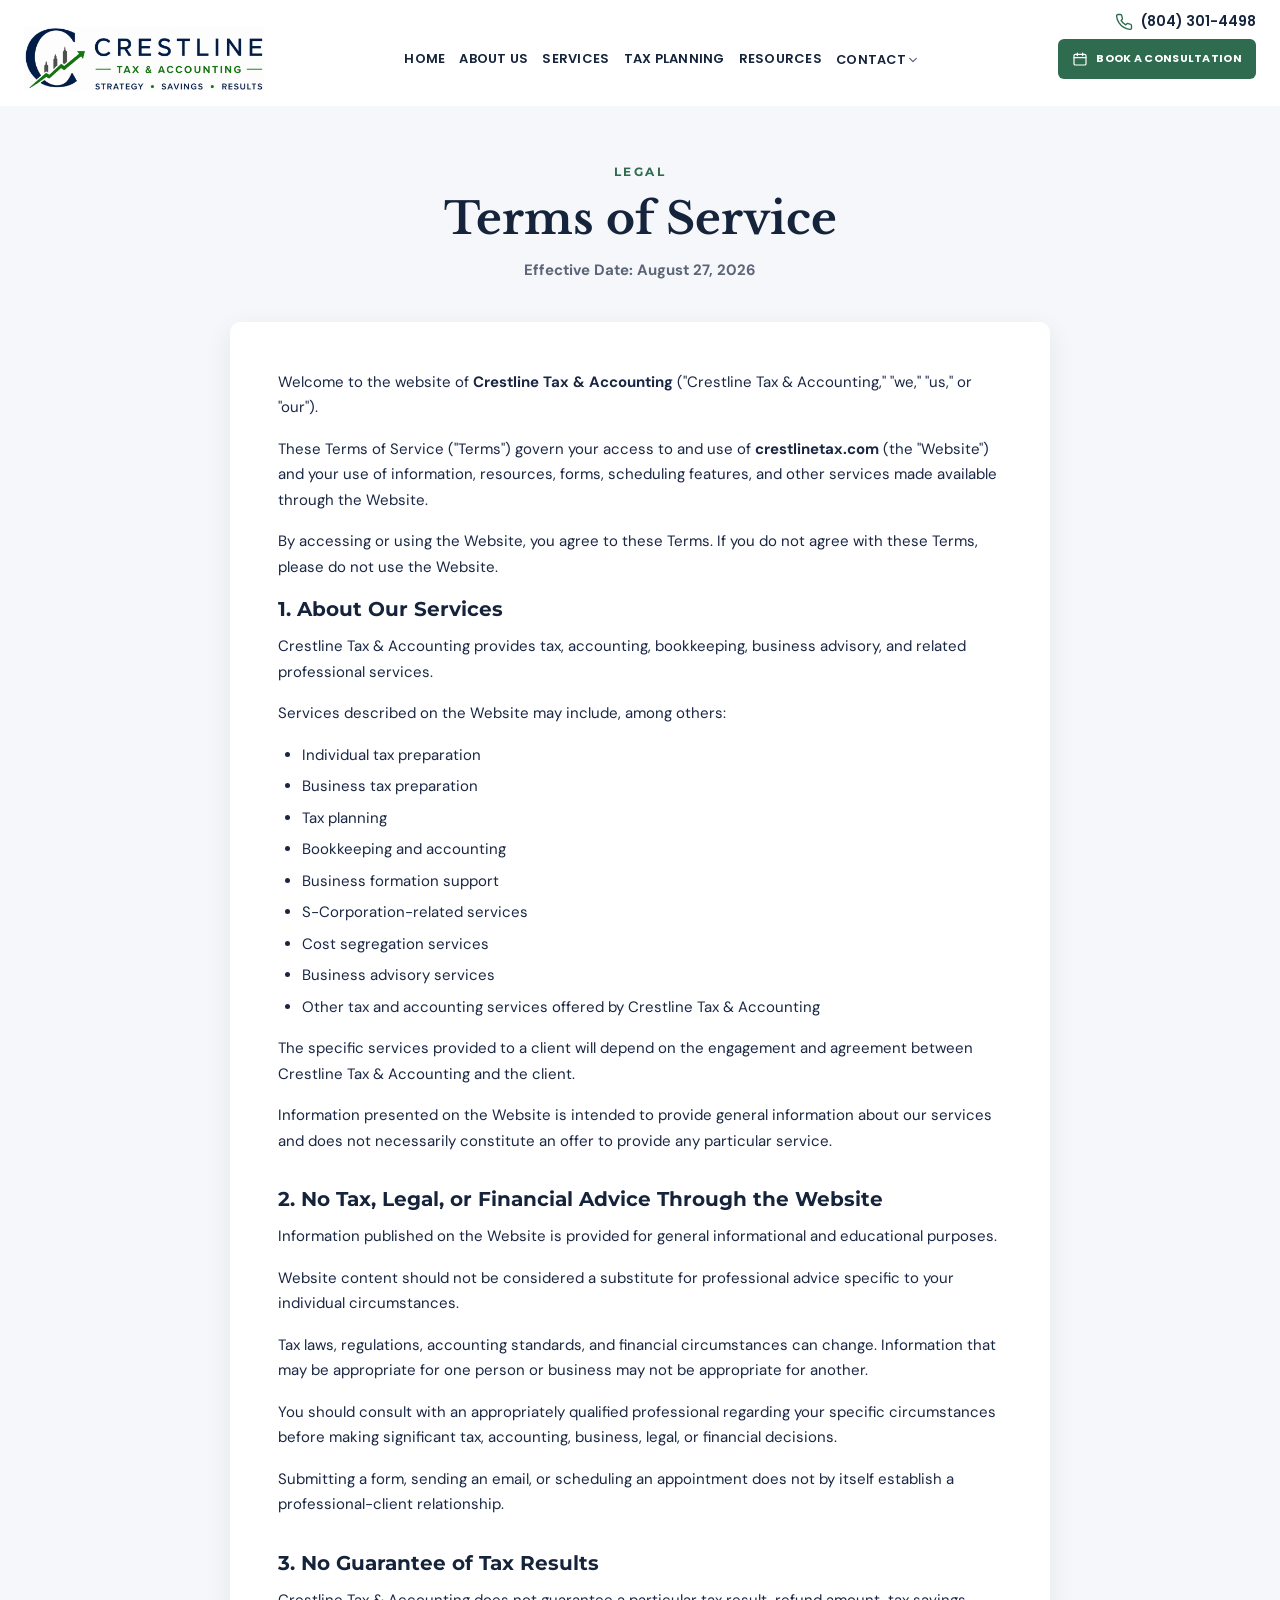
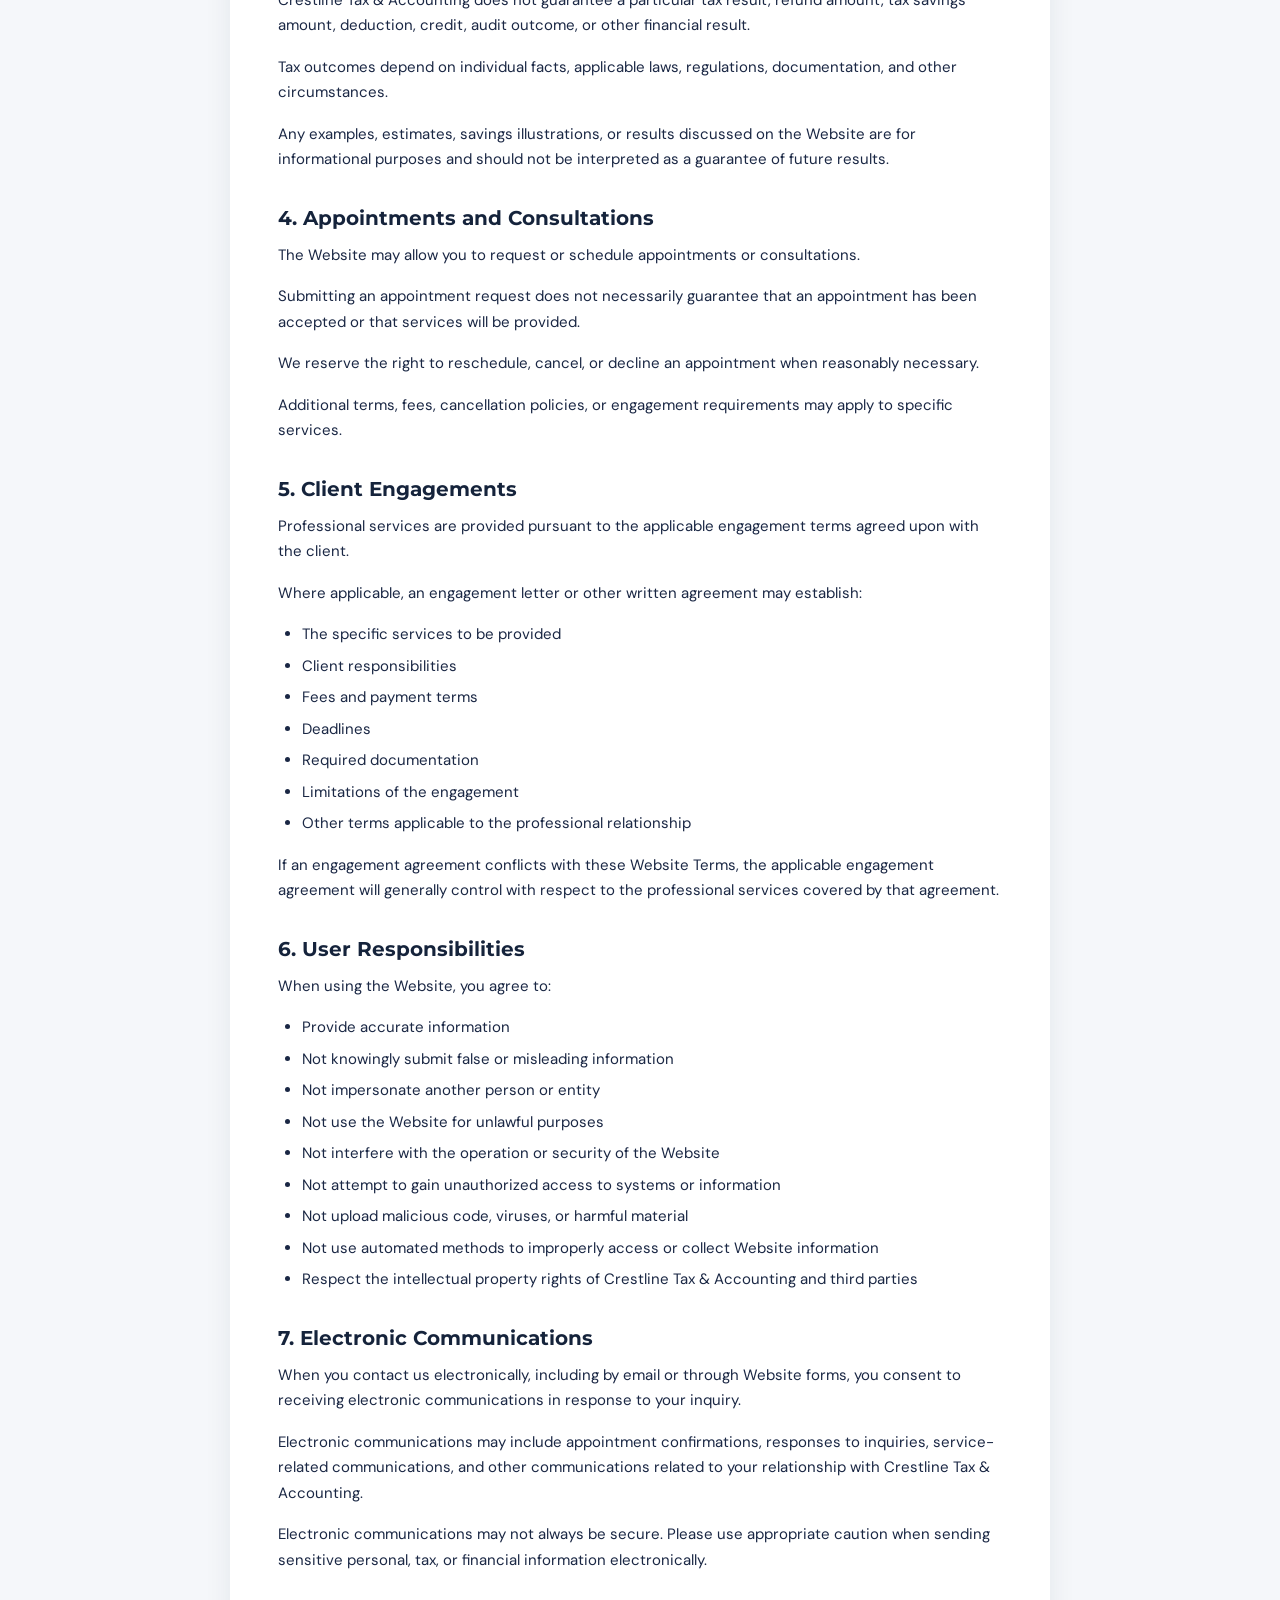
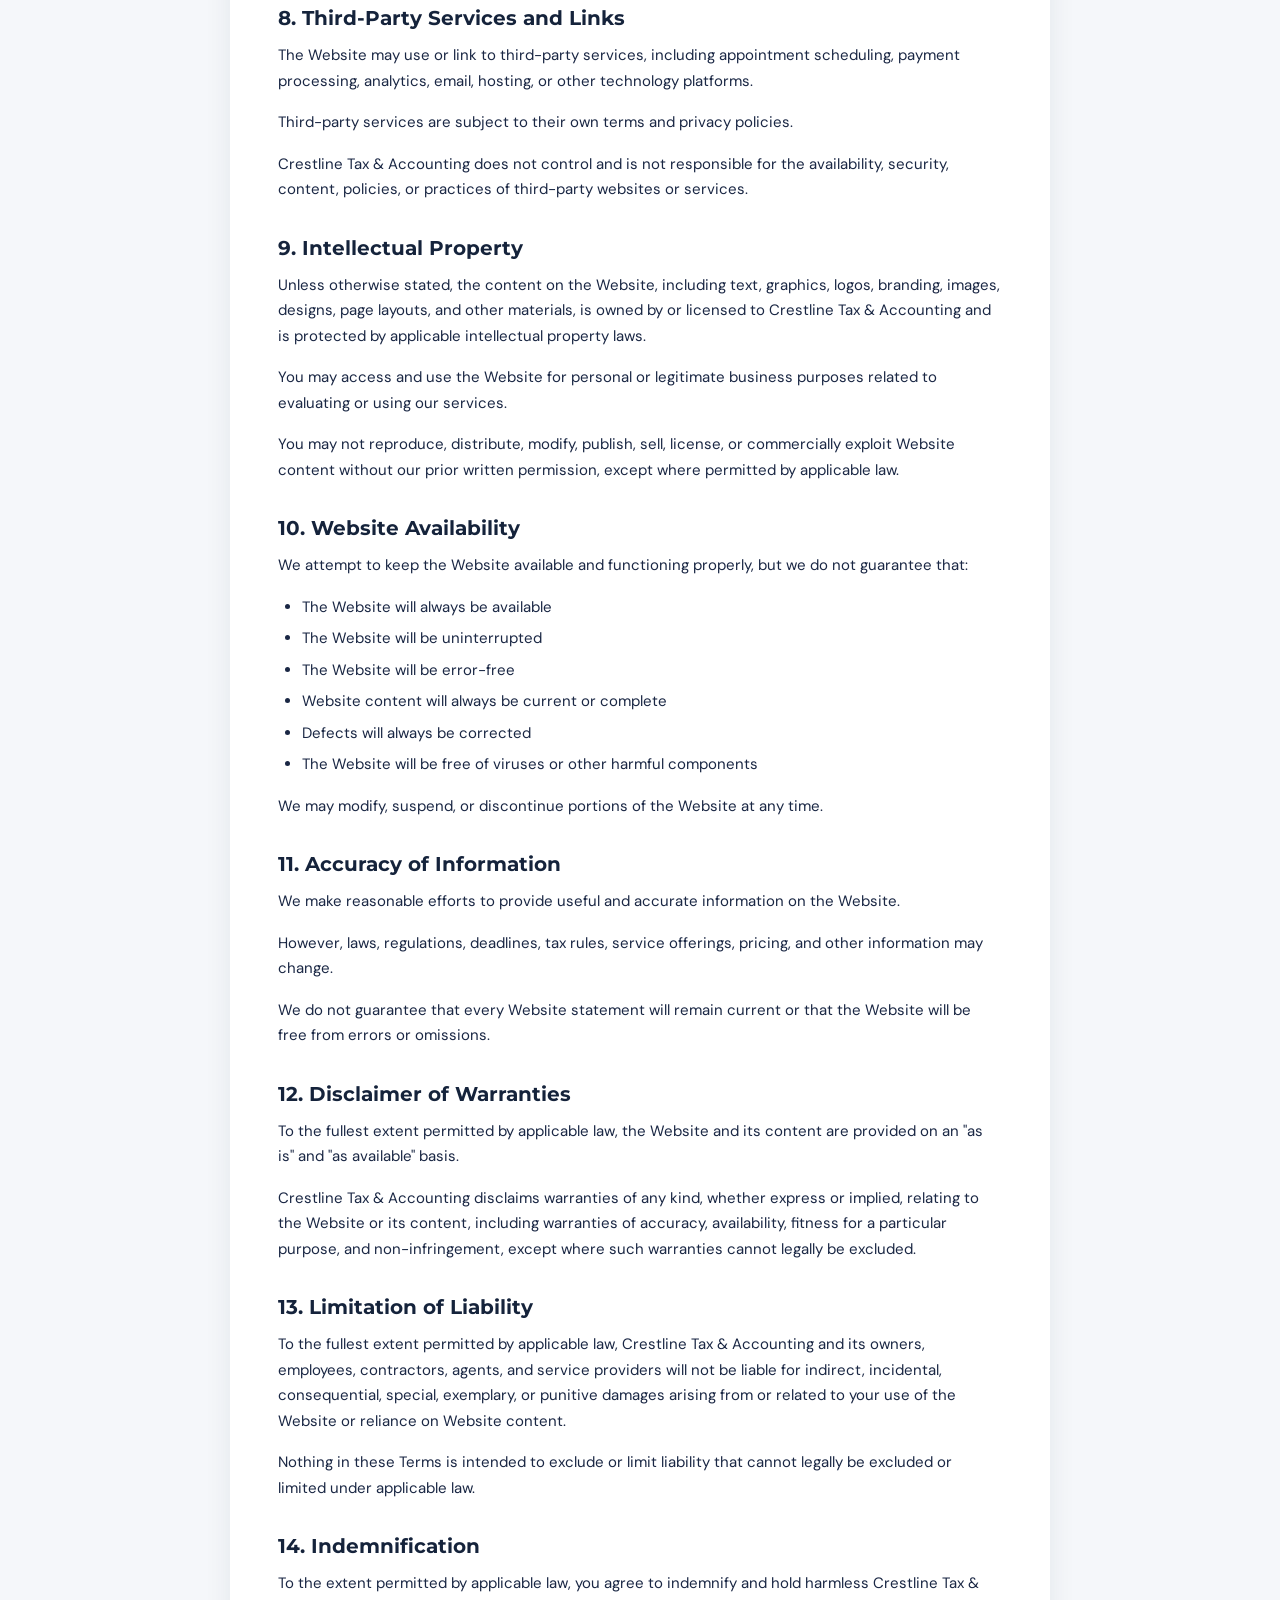
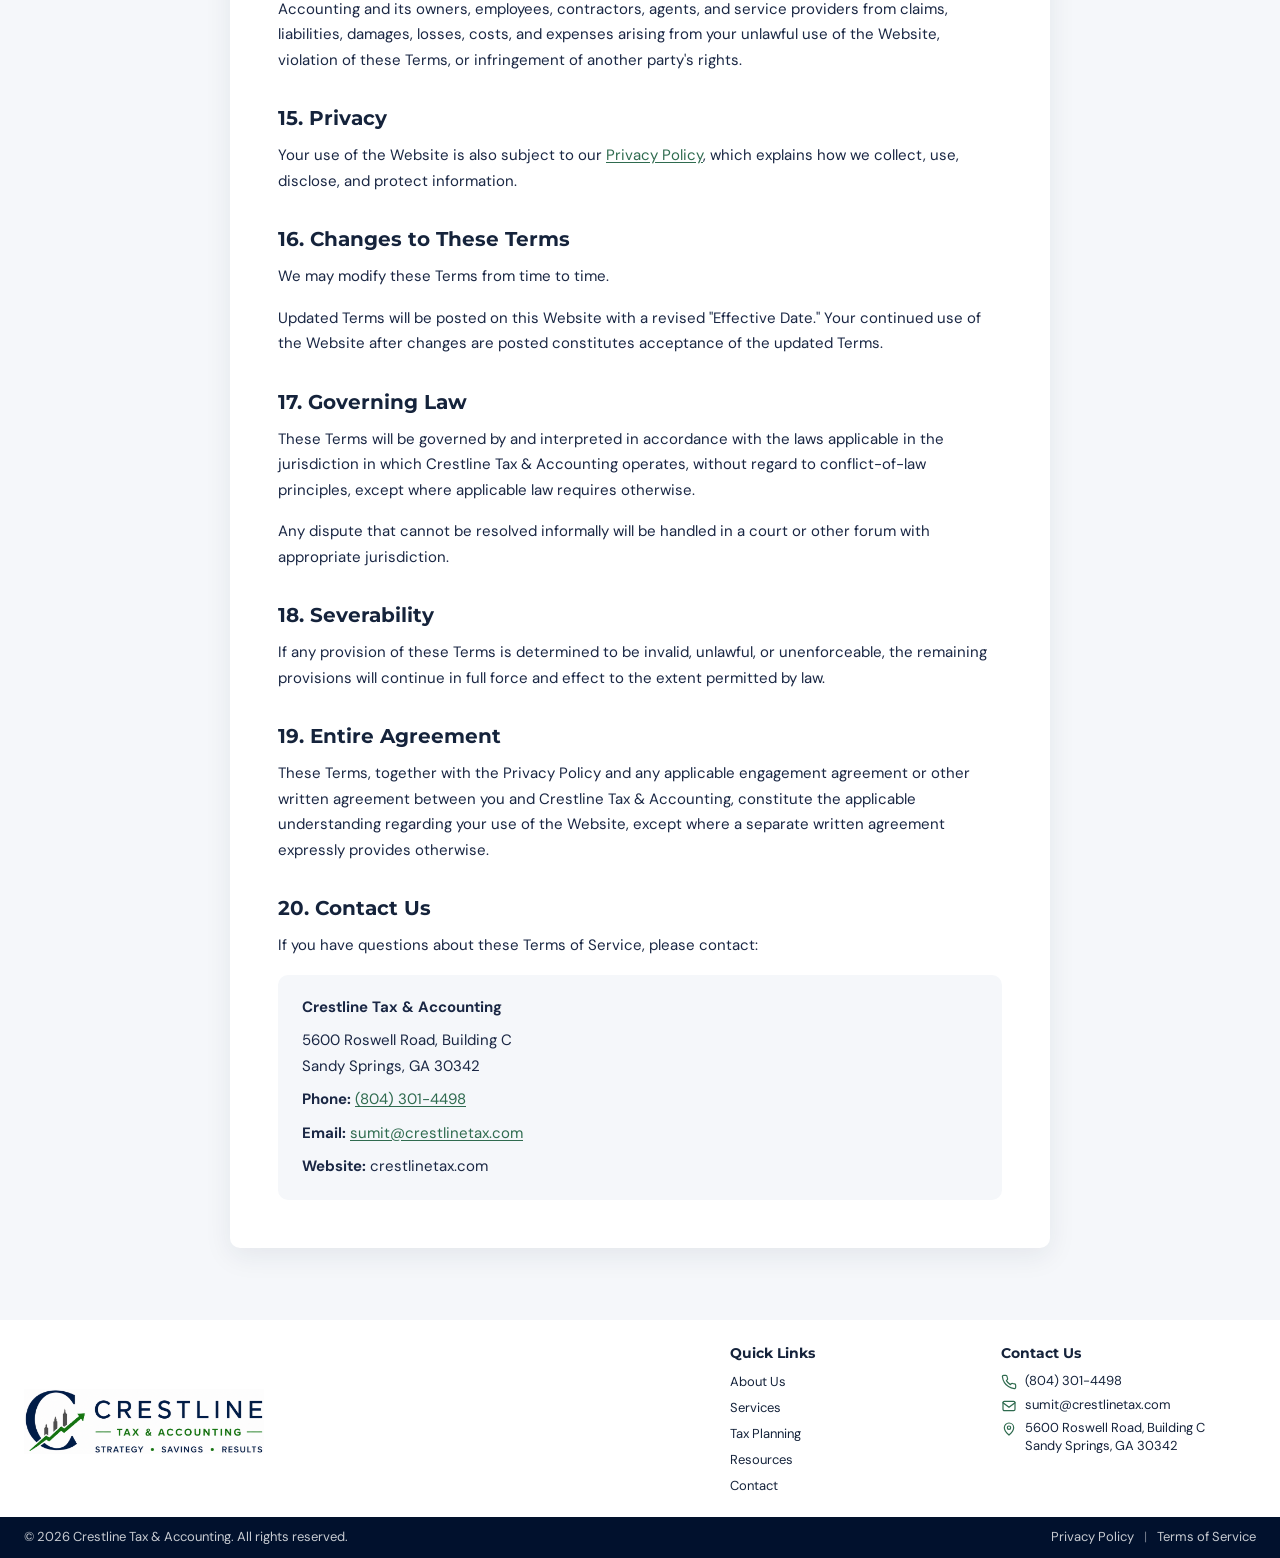
<file: terms-of-service.html>
<!DOCTYPE html>
<html lang="en">
<head>
  <meta charset="UTF-8" />
  <meta name="viewport" content="width=device-width, initial-scale=1.0" />
  <title>Terms of Service | Crestline Tax & Accounting</title>
  <meta
    name="description"
    content="Terms of Service for Crestline Tax & Accounting. Read the terms governing your use of crestlinetax.com and our website services."
  />
  <link rel="preconnect" href="https://fonts.googleapis.com" />
  <link rel="preconnect" href="https://fonts.gstatic.com" crossorigin />
  <link
    href="https://fonts.googleapis.com/css2?family=DM+Sans:ital,opsz,wght@0,9..40,400;0,9..40,500;0,9..40,600;0,9..40,700;1,9..40,400&family=Libre+Baskerville:ital,wght@0,400;0,700;1,400&family=Montserrat:wght@400;500;600;700;800&family=Playfair+Display:ital,wght@0,400;0,500;0,600;0,700;1,400;1,500;1,600;1,700&family=Poppins:wght@400;600;700&display=swap"
    rel="stylesheet"
  />
  <link rel="stylesheet" href="css/styles.css" />
</head>
<body>

  <!-- HEADER -->
  <header class="topbar">
    <div class="container navbar">
      <a class="brand" href="index.html">
        <img src="assets/images/crestline-logo-full.png" alt="Crestline Tax & Accounting — Strategy • Savings • Results" />
      </a>

      <nav class="nav-links" id="navLinks">
        <a href="index.html">Home</a>
        <a href="index.html#about">About Us</a>
        <a href="index.html#services">Services</a>
        <a href="index.html#services">Tax Planning</a>
        <a href="index.html#resources">Resources</a>
        <div class="nav-dropdown">
          <button class="nav-dropdown-toggle" type="button" aria-expanded="false" aria-haspopup="true">
            Contact
            <svg class="chevron" viewBox="0 0 12 12" fill="none" aria-hidden="true">
              <path d="M2 4l4 4 4-4" stroke="currentColor" stroke-width="1.5" stroke-linecap="round" stroke-linejoin="round"/>
            </svg>
          </button>
          <div class="nav-dropdown-menu">
            <a href="tel:8043014498">
              <svg viewBox="0 0 24 24" fill="none" aria-hidden="true">
                <path d="M22 16.92v3a2 2 0 01-2.18 2 19.8 19.8 0 01-8.63-3.07 19.5 19.5 0 01-6-6A19.8 19.8 0 012.12 4.18 2 2 0 014.11 2h3a2 2 0 012 1.72c.13.96.36 1.9.7 2.81a2 2 0 01-.45 2.11L8.09 9.91a16 16 0 006 6l1.27-1.27a2 2 0 012.11-.45c.91.34 1.85.57 2.81.7A2 2 0 0122 16.92z" stroke="currentColor" stroke-width="1.8" stroke-linecap="round" stroke-linejoin="round"/>
              </svg>
              (804) 301-4498
            </a>
            <a href="mailto:sumit@crestlinetax.com">
              <svg viewBox="0 0 24 24" fill="none" aria-hidden="true">
                <rect x="3" y="5" width="18" height="14" rx="2" stroke="currentColor" stroke-width="1.8"/>
                <path d="M3 7l9 7 9-7" stroke="currentColor" stroke-width="1.8" stroke-linecap="round" stroke-linejoin="round"/>
              </svg>
              sumit@crestlinetax.com
            </a>
          </div>
        </div>
      </nav>

      <div class="nav-actions">
        <a class="phone-link" href="tel:8043014498">
          <svg viewBox="0 0 24 24" fill="none" aria-hidden="true">
            <path d="M22 16.92v3a2 2 0 01-2.18 2 19.8 19.8 0 01-8.63-3.07 19.5 19.5 0 01-6-6A19.8 19.8 0 012.12 4.18 2 2 0 014.11 2h3a2 2 0 012 1.72c.13.96.36 1.9.7 2.81a2 2 0 01-.45 2.11L8.09 9.91a16 16 0 006 6l1.27-1.27a2 2 0 012.11-.45c.91.34 1.85.57 2.81.7A2 2 0 0122 16.92z" stroke="currentColor" stroke-width="1.8" stroke-linecap="round" stroke-linejoin="round"/>
          </svg>
          (804) 301-4498
        </a>
        <a class="btn btn-primary" href="https://cal.com/crestlinetax/crestline-tax-accounting" target="_blank" rel="noopener noreferrer">
          <svg viewBox="0 0 24 24" fill="none" aria-hidden="true">
            <rect x="3" y="5" width="18" height="16" rx="2" stroke="currentColor" stroke-width="1.8"/>
            <path d="M3 10h18M8 3v4M16 3v4" stroke="currentColor" stroke-width="1.8" stroke-linecap="round"/>
          </svg>
          Book a Consultation
        </a>
        <button class="menu-toggle" id="menuToggle" aria-label="Open menu">
          <svg width="20" height="20" viewBox="0 0 24 24" fill="none">
            <path d="M4 7h16M4 12h16M4 17h16" stroke="currentColor" stroke-width="2" stroke-linecap="round"/>
          </svg>
        </button>
      </div>
    </div>
  </header>

  <main class="legal-page">
    <div class="container">
      <div class="legal-header">
        <div class="section-kicker">Legal</div>
        <h1>Terms of Service</h1>
        <p class="legal-effective"><strong>Effective Date: August 27, 2026</strong></p>
      </div>

      <div class="legal-content">
        <p>
          Welcome to the website of <strong>Crestline Tax &amp; Accounting</strong> ("Crestline Tax &amp; Accounting," "we," "us," or "our").
        </p>
        <p>
          These Terms of Service ("Terms") govern your access to and use of <strong>crestlinetax.com</strong> (the "Website") and your use of information, resources, forms, scheduling features, and other services made available through the Website.
        </p>
        <p>
          By accessing or using the Website, you agree to these Terms. If you do not agree with these Terms, please do not use the Website.
        </p>

        <h2>1. About Our Services</h2>
        <p>
          Crestline Tax &amp; Accounting provides tax, accounting, bookkeeping, business advisory, and related professional services.
        </p>
        <p>Services described on the Website may include, among others:</p>
        <ul>
          <li>Individual tax preparation</li>
          <li>Business tax preparation</li>
          <li>Tax planning</li>
          <li>Bookkeeping and accounting</li>
          <li>Business formation support</li>
          <li>S-Corporation-related services</li>
          <li>Cost segregation services</li>
          <li>Business advisory services</li>
          <li>Other tax and accounting services offered by Crestline Tax &amp; Accounting</li>
        </ul>
        <p>
          The specific services provided to a client will depend on the engagement and agreement between Crestline Tax &amp; Accounting and the client.
        </p>
        <p>
          Information presented on the Website is intended to provide general information about our services and does not necessarily constitute an offer to provide any particular service.
        </p>

        <h2>2. No Tax, Legal, or Financial Advice Through the Website</h2>
        <p>
          Information published on the Website is provided for general informational and educational purposes.
        </p>
        <p>
          Website content should not be considered a substitute for professional advice specific to your individual circumstances.
        </p>
        <p>
          Tax laws, regulations, accounting standards, and financial circumstances can change. Information that may be appropriate for one person or business may not be appropriate for another.
        </p>
        <p>
          You should consult with an appropriately qualified professional regarding your specific circumstances before making significant tax, accounting, business, legal, or financial decisions.
        </p>
        <p>
          Submitting a form, sending an email, or scheduling an appointment does not by itself establish a professional-client relationship.
        </p>

        <h2>3. No Guarantee of Tax Results</h2>
        <p>
          Crestline Tax &amp; Accounting does not guarantee a particular tax result, refund amount, tax savings amount, deduction, credit, audit outcome, or other financial result.
        </p>
        <p>
          Tax outcomes depend on individual facts, applicable laws, regulations, documentation, and other circumstances.
        </p>
        <p>
          Any examples, estimates, savings illustrations, or results discussed on the Website are for informational purposes and should not be interpreted as a guarantee of future results.
        </p>

        <h2>4. Appointments and Consultations</h2>
        <p>
          The Website may allow you to request or schedule appointments or consultations.
        </p>
        <p>
          Submitting an appointment request does not necessarily guarantee that an appointment has been accepted or that services will be provided.
        </p>
        <p>
          We reserve the right to reschedule, cancel, or decline an appointment when reasonably necessary.
        </p>
        <p>
          Additional terms, fees, cancellation policies, or engagement requirements may apply to specific services.
        </p>

        <h2>5. Client Engagements</h2>
        <p>
          Professional services are provided pursuant to the applicable engagement terms agreed upon with the client.
        </p>
        <p>Where applicable, an engagement letter or other written agreement may establish:</p>
        <ul>
          <li>The specific services to be provided</li>
          <li>Client responsibilities</li>
          <li>Fees and payment terms</li>
          <li>Deadlines</li>
          <li>Required documentation</li>
          <li>Limitations of the engagement</li>
          <li>Other terms applicable to the professional relationship</li>
        </ul>
        <p>
          If an engagement agreement conflicts with these Website Terms, the applicable engagement agreement will generally control with respect to the professional services covered by that agreement.
        </p>

        <h2>6. User Responsibilities</h2>
        <p>When using the Website, you agree to:</p>
        <ul>
          <li>Provide accurate information</li>
          <li>Not knowingly submit false or misleading information</li>
          <li>Not impersonate another person or entity</li>
          <li>Not use the Website for unlawful purposes</li>
          <li>Not interfere with the operation or security of the Website</li>
          <li>Not attempt to gain unauthorized access to systems or information</li>
          <li>Not upload malicious code, viruses, or harmful material</li>
          <li>Not use automated methods to improperly access or collect Website information</li>
          <li>Respect the intellectual property rights of Crestline Tax &amp; Accounting and third parties</li>
        </ul>

        <h2>7. Electronic Communications</h2>
        <p>
          When you contact us electronically, including by email or through Website forms, you consent to receiving electronic communications in response to your inquiry.
        </p>
        <p>
          Electronic communications may include appointment confirmations, responses to inquiries, service-related communications, and other communications related to your relationship with Crestline Tax &amp; Accounting.
        </p>
        <p>
          Electronic communications may not always be secure. Please use appropriate caution when sending sensitive personal, tax, or financial information electronically.
        </p>

        <h2>8. Third-Party Services and Links</h2>
        <p>
          The Website may use or link to third-party services, including appointment scheduling, payment processing, analytics, email, hosting, or other technology platforms.
        </p>
        <p>
          Third-party services are subject to their own terms and privacy policies.
        </p>
        <p>
          Crestline Tax &amp; Accounting does not control and is not responsible for the availability, security, content, policies, or practices of third-party websites or services.
        </p>

        <h2>9. Intellectual Property</h2>
        <p>
          Unless otherwise stated, the content on the Website, including text, graphics, logos, branding, images, designs, page layouts, and other materials, is owned by or licensed to Crestline Tax &amp; Accounting and is protected by applicable intellectual property laws.
        </p>
        <p>
          You may access and use the Website for personal or legitimate business purposes related to evaluating or using our services.
        </p>
        <p>
          You may not reproduce, distribute, modify, publish, sell, license, or commercially exploit Website content without our prior written permission, except where permitted by applicable law.
        </p>

        <h2>10. Website Availability</h2>
        <p>We attempt to keep the Website available and functioning properly, but we do not guarantee that:</p>
        <ul>
          <li>The Website will always be available</li>
          <li>The Website will be uninterrupted</li>
          <li>The Website will be error-free</li>
          <li>Website content will always be current or complete</li>
          <li>Defects will always be corrected</li>
          <li>The Website will be free of viruses or other harmful components</li>
        </ul>
        <p>
          We may modify, suspend, or discontinue portions of the Website at any time.
        </p>

        <h2>11. Accuracy of Information</h2>
        <p>
          We make reasonable efforts to provide useful and accurate information on the Website.
        </p>
        <p>
          However, laws, regulations, deadlines, tax rules, service offerings, pricing, and other information may change.
        </p>
        <p>
          We do not guarantee that every Website statement will remain current or that the Website will be free from errors or omissions.
        </p>

        <h2>12. Disclaimer of Warranties</h2>
        <p>
          To the fullest extent permitted by applicable law, the Website and its content are provided on an "as is" and "as available" basis.
        </p>
        <p>
          Crestline Tax &amp; Accounting disclaims warranties of any kind, whether express or implied, relating to the Website or its content, including warranties of accuracy, availability, fitness for a particular purpose, and non-infringement, except where such warranties cannot legally be excluded.
        </p>

        <h2>13. Limitation of Liability</h2>
        <p>
          To the fullest extent permitted by applicable law, Crestline Tax &amp; Accounting and its owners, employees, contractors, agents, and service providers will not be liable for indirect, incidental, consequential, special, exemplary, or punitive damages arising from or related to your use of the Website or reliance on Website content.
        </p>
        <p>
          Nothing in these Terms is intended to exclude or limit liability that cannot legally be excluded or limited under applicable law.
        </p>

        <h2>14. Indemnification</h2>
        <p>
          To the extent permitted by applicable law, you agree to indemnify and hold harmless Crestline Tax &amp; Accounting and its owners, employees, contractors, agents, and service providers from claims, liabilities, damages, losses, costs, and expenses arising from your unlawful use of the Website, violation of these Terms, or infringement of another party's rights.
        </p>

        <h2>15. Privacy</h2>
        <p>
          Your use of the Website is also subject to our <a href="privacy-policy.html">Privacy Policy</a>, which explains how we collect, use, disclose, and protect information.
        </p>

        <h2>16. Changes to These Terms</h2>
        <p>
          We may modify these Terms from time to time.
        </p>
        <p>
          Updated Terms will be posted on this Website with a revised "Effective Date." Your continued use of the Website after changes are posted constitutes acceptance of the updated Terms.
        </p>

        <h2>17. Governing Law</h2>
        <p>
          These Terms will be governed by and interpreted in accordance with the laws applicable in the jurisdiction in which Crestline Tax &amp; Accounting operates, without regard to conflict-of-law principles, except where applicable law requires otherwise.
        </p>
        <p>
          Any dispute that cannot be resolved informally will be handled in a court or other forum with appropriate jurisdiction.
        </p>

        <h2>18. Severability</h2>
        <p>
          If any provision of these Terms is determined to be invalid, unlawful, or unenforceable, the remaining provisions will continue in full force and effect to the extent permitted by law.
        </p>

        <h2>19. Entire Agreement</h2>
        <p>
          These Terms, together with the Privacy Policy and any applicable engagement agreement or other written agreement between you and Crestline Tax &amp; Accounting, constitute the applicable understanding regarding your use of the Website, except where a separate written agreement expressly provides otherwise.
        </p>

        <h2>20. Contact Us</h2>
        <p>If you have questions about these Terms of Service, please contact:</p>
        <div class="legal-contact">
          <p><strong>Crestline Tax &amp; Accounting</strong></p>
          <p>
            5600 Roswell Road, Building C<br />
            Sandy Springs, GA 30342
          </p>
          <p><strong>Phone:</strong> <a href="tel:8043014498">(804) 301-4498</a></p>
          <p><strong>Email:</strong> <a href="mailto:sumit@crestlinetax.com">sumit@crestlinetax.com</a></p>
          <p><strong>Website:</strong> crestlinetax.com</p>
        </div>
      </div>
    </div>
  </main>

  <!-- FOOTER -->
  <footer>
    <div class="footer-main">
      <div class="container footer-grid">
        <div class="footer-brand">
          <img src="assets/images/crestline-logo-full.png" alt="Crestline Tax & Accounting — Strategy • Savings • Results" />
        </div>

        <div class="footer-col">
          <h4>Quick Links</h4>
          <a href="index.html#about">About Us</a>
          <a href="index.html#services">Services</a>
          <a href="index.html#services">Tax Planning</a>
          <a href="index.html#resources">Resources</a>
          <a href="index.html#contact">Contact</a>
        </div>

        <div class="footer-col">
          <h4>Contact Us</h4>
          <div class="contact-item">
            <svg viewBox="0 0 24 24" fill="none" aria-hidden="true">
              <path d="M22 16.92v3a2 2 0 01-2.18 2 19.8 19.8 0 01-8.63-3.07 19.5 19.5 0 01-6-6A19.8 19.8 0 012.12 4.18 2 2 0 014.11 2h3a2 2 0 012 1.72c.13.96.36 1.9.7 2.81a2 2 0 01-.45 2.11L8.09 9.91a16 16 0 006 6l1.27-1.27a2 2 0 012.11-.45c.91.34 1.85.57 2.81.7A2 2 0 0122 16.92z" stroke="currentColor" stroke-width="1.8" stroke-linecap="round" stroke-linejoin="round"/>
            </svg>
            <a href="tel:8043014498">(804) 301-4498</a>
          </div>
          <div class="contact-item">
            <svg viewBox="0 0 24 24" fill="none" aria-hidden="true">
              <rect x="3" y="5" width="18" height="14" rx="2" stroke="currentColor" stroke-width="1.8"/>
              <path d="M3 7l9 7 9-7" stroke="currentColor" stroke-width="1.8" stroke-linecap="round" stroke-linejoin="round"/>
            </svg>
            <a href="mailto:sumit@crestlinetax.com">sumit@crestlinetax.com</a>
          </div>
          <div class="contact-item">
            <svg viewBox="0 0 24 24" fill="none" aria-hidden="true">
              <path d="M12 21s-7-6.2-7-11a7 7 0 1114 0c0 4.8-7 11-7 11z" stroke="currentColor" stroke-width="1.8"/>
              <circle cx="12" cy="10" r="2.5" stroke="currentColor" stroke-width="1.8"/>
            </svg>
            <span class="fit-line">5600 Roswell Road, Building&nbsp;C<br /> Sandy Springs, GA&nbsp;30342</span>
          </div>
        </div>
      </div>
    </div>

    <div class="footer-bottom">
      <div class="container footer-bottom-inner">
        <div>© 2026 Crestline Tax &amp; Accounting. All rights reserved.</div>
        <div class="footer-legal">
          <a href="privacy-policy.html">Privacy Policy</a>
          <span class="sep">|</span>
          <a href="terms-of-service.html">Terms of Service</a>
        </div>
      </div>
    </div>
  </footer>
  <script src="js/main.js"></script>
</body>
</html>
</file>
<file: css/styles.css>
:root {
      --navy: #15233b;
      --navy-deep: #0f1a2e;
      --green: #2f6b4f;
      --green-dark: #255a42;
      --green-bright: #6fbf4a;
      --text: #1a2744;
      --muted: #5c6578;
      --line: #e4e8ef;
      --bg: #ffffff;
      --bg-soft: #f5f7fa;
      --white: #ffffff;
      --container: min(1320px, calc(100% - 48px));
      --shadow: 0 8px 28px rgba(21, 35, 59, 0.08);
      --radius: 10px;
      --logo-height: 90px;
      --logo-max-width: 280px;
    }

    * {
      box-sizing: border-box;
      margin: 0;
      padding: 0;
    }

    html {
      scroll-behavior: smooth;
      scroll-padding-top: 96px;
    }

    body {
      font-family: "DM Sans", sans-serif;
      background: var(--bg);
      color: var(--text);
      line-height: 1.6;
      -webkit-font-smoothing: antialiased;
    }

    a {
      text-decoration: none;
      color: inherit;
    }

    img {
      max-width: 100%;
      display: block;
    }

    ul {
      list-style: none;
    }

    button {
      border: none;
      cursor: pointer;
      font: inherit;
      background: none;
    }

    .container {
      width: var(--container);
      margin: 0 auto;
    }

    .serif {
      font-family: "Libre Baskerville", Georgia, serif;
    }

    /* ===== HEADER ===== */
    .topbar {
      background: var(--white);
      border-bottom: none;
      position: sticky;
      top: 0;
      z-index: 1000;
      font-family: "Poppins", sans-serif;
    }

    .navbar {
      display: grid;
      grid-template-columns: minmax(0, auto) minmax(0, 1fr) minmax(0, auto);
      align-items: center;
      gap: clamp(8px, 1.2vw, 14px);
      min-height: calc(var(--logo-height) + 16px);
      padding: 20px 0 8px;
    }

    .brand {
      display: flex;
      align-items: center;
      flex-shrink: 0;
      justify-self: start;
      grid-column: 1;
      min-width: 0;
    }

    .brand img,
    .footer-brand img {
      width: auto;
      height: var(--logo-height);
      max-width: var(--logo-max-width);
      object-fit: contain;
      display: block;
    }

    .nav-links {
      display: flex;
      align-items: center;
      justify-content: center;
      gap: clamp(10px, 1.6vw, 24px);
      flex-wrap: nowrap;
      grid-column: 2;
      justify-self: center;
      min-width: 0;
      max-width: 100%;
    }

    .nav-links a {
      font-family: "Poppins", sans-serif;
      font-size: clamp(12px, 1vw, 16px);
      font-weight: 600;
      letter-spacing: 0.02em;
      color: var(--navy);
      text-transform: uppercase;
      display: inline-flex;
      align-items: center;
      gap: 2px;
      position: relative;
      padding: 2px 0;
      transition: color 0.2s;
      white-space: nowrap;
    }

    .nav-links a:hover,
    .nav-links a.active {
      color: var(--green);
    }

    .nav-links a.active::after {
      content: "";
      position: absolute;
      left: 0;
      right: 0;
      bottom: 0;
      height: 2px;
      background: var(--green);
    }

    .nav-links .chevron {
      width: 10px;
      height: 10px;
      opacity: 0.7;
      transition: transform 0.2s;
    }

    .nav-dropdown {
      position: relative;
    }

    .nav-dropdown-toggle {
      font-family: "Poppins", sans-serif;
      font-size: clamp(12px, 1vw, 16px);
      font-weight: 600;
      letter-spacing: 0.02em;
      color: var(--navy);
      text-transform: uppercase;
      display: inline-flex;
      align-items: center;
      gap: 2px;
      position: relative;
      padding: 2px 0;
      background: none;
      border: 0;
      cursor: pointer;
      white-space: nowrap;
      transition: color 0.2s;
    }

    .nav-dropdown-toggle:hover,
    .nav-dropdown.open .nav-dropdown-toggle {
      color: var(--green);
    }

    .nav-dropdown.open .chevron {
      transform: rotate(180deg);
    }

    .nav-dropdown-menu {
      display: none;
      position: absolute;
      top: calc(100% + 12px);
      right: 0;
      min-width: 230px;
      background: var(--white);
      border: 1px solid var(--line);
      border-radius: 8px;
      box-shadow: var(--shadow);
      padding: 6px;
      z-index: 30;
    }

    .nav-dropdown.open .nav-dropdown-menu {
      display: flex;
      flex-direction: column;
    }

    .nav-dropdown-menu a {
      text-transform: none;
      letter-spacing: 0;
      font-size: 14px;
      font-weight: 500;
      gap: 8px;
      padding: 8px 12px;
      border-radius: 6px;
      white-space: nowrap;
    }

    .nav-dropdown-menu svg {
      width: 16px;
      height: 16px;
      color: var(--green);
      flex-shrink: 0;
    }

    .nav-dropdown-menu a:hover {
      background: var(--bg-soft);
    }

    .nav-actions {
      position: relative;
      grid-column: 3;
      justify-self: end;
      align-self: center;
      flex-shrink: 0;
    }

    .phone-link {
      position: absolute;
      right: 0;
      bottom: calc(100% + 6px);
      display: inline-flex;
      align-items: center;
      gap: 8px;
      font-family: "Poppins", sans-serif;
      font-size: clamp(14px, 1.1vw, 17px);
      font-weight: 600;
      color: var(--navy);
      white-space: nowrap;
    }

    .phone-link svg {
      width: 18px;
      height: 18px;
      color: var(--green);
      flex-shrink: 0;
    }

    .nav-actions .btn {
      min-height: 40px;
      padding: clamp(8px, 0.8vw, 10px) clamp(10px, 1.1vw, 16px);
      font-size: clamp(10px, 0.85vw, 11.5px);
    }

    .btn {
      display: inline-flex;
      align-items: center;
      justify-content: center;
      gap: 8px;
      min-height: 42px;
      padding: 10px 16px;
      border-radius: 6px;
      font-size: 11.5px;
      font-weight: 700;
      letter-spacing: 0.3px;
      text-transform: uppercase;
      transition: background 0.2s, color 0.2s, transform 0.2s, box-shadow 0.2s;
      white-space: nowrap;
    }

    .hero-buttons .btn,
    .mid-cta-banner .btn {
      min-height: 48px;
      padding: 12px 22px;
      font-size: 13px;
    }

    .btn svg {
      width: 16px;
      height: 16px;
      flex-shrink: 0;
    }

    .btn-primary {
      background: var(--green);
      color: var(--white);
    }

    .btn-primary:hover {
      background: var(--green-dark);
      transform: translateY(-1px);
    }

    .btn-outline {
      background: var(--white);
      color: var(--green);
      border: 1.5px solid var(--green);
    }

    .btn-outline:hover {
      background: var(--green);
      color: var(--white);
    }

    .menu-toggle {
      display: none;
      width: 42px;
      height: 42px;
      border: 1px solid var(--line);
      border-radius: 6px;
      align-items: center;
      justify-content: center;
      color: var(--navy);
    }

    /* ===== HERO — image and content share the same container so they scale together on zoom ===== */
    .hero {
      position: relative;
      background: var(--white);
      padding: 0 0 8px;
    }

    .hero-frame {
      position: relative;
      width: var(--container);
      margin: 0 auto;
      min-height: 640px;
      overflow: hidden;
      isolation: isolate;
    }

    .hero-visual {
      position: absolute;
      inset: 0;
      z-index: 0;
      margin: 0;
      pointer-events: none;
    }

    .hero-visual picture {
      display: block;
      width: 100%;
      height: 100%;
    }

    .hero-visual img {
      width: 100%;
      height: 100%;
      max-width: none;
      object-fit: cover;
      object-position: center center;
      display: block;
    }

    /* Soft white fade from the left only — keep the right side of the photo crisp */
    .hero-visual::after {
      content: "";
      position: absolute;
      inset: 0;
      z-index: 1;
      pointer-events: none;
      background:
        linear-gradient(to right, #fff 0%, #fff 28%, rgba(255, 255, 255, 0.92) 38%, rgba(255, 255, 255, 0.35) 52%, transparent 64%);
    }

    .hero-inner {
      position: relative;
      z-index: 1;
      min-height: 640px;
      display: flex;
      flex-direction: column;
      padding: 48px 0 28px;
    }

    .hero-copy {
      display: flex;
      flex-direction: column;
      flex: 1;
      max-width: 460px;
      width: 100%;
    }

    .hero-copy h1 {
      font-family: "Libre Baskerville", Georgia, serif;
      font-size: clamp(34px, 3.8vw, 46px);
      line-height: 1.18;
      font-weight: 700;
      color: var(--navy);
      margin-bottom: 20px;
    }

    .hero-copy h1 .line-green {
      color: var(--green);
      display: block;
    }

    .hero-copy > p {
      font-size: 16px;
      color: #3d4656;
      max-width: 40ch;
      margin-bottom: 28px;
      line-height: 1.65;
    }

    .hero-buttons {
      display: flex;
      flex-wrap: wrap;
      gap: 14px;
    }

    .hero-features {
      display: grid;
      grid-template-columns: repeat(3, 1fr);
      gap: 16px 24px;
      width: 100%;
      max-width: 640px;
      margin-top: auto;
      padding-top: 48px;
    }

    .feature {
      text-align: center;
      padding: 0 4px;
      display: flex;
      flex-direction: column;
      align-items: center;
    }

    .feature-icon {
      width: 44px;
      height: 44px;
      margin: 0 auto 10px;
      display: block;
      object-fit: contain;
    }

    .feature h3 {
      font-size: 16px;
      font-weight: 700;
      color: var(--navy);
      margin-bottom: 6px;
      line-height: 1.25;
    }

    .feature p {
      font-size: 14px;
      color: #5a6272;
      max-width: 28ch;
      margin: 0 auto;
      line-height: 1.45;
    }

    /* ===== SERVICES ===== */
    .services {
      background: #ffffff;
      padding: 28px 0 20px;
    }

    .services .container {
      width: min(1280px, calc(100% - 40px));
    }

    .section-heading {
      text-align: center;
      margin-bottom: 44px;
    }

    .services .section-heading {
      margin-bottom: 22px;
    }

    .section-kicker {
      color: var(--green);
      font-family: "Montserrat", "DM Sans", sans-serif;
      font-size: 12px;
      font-weight: 700;
      letter-spacing: 2.5px;
      text-transform: uppercase;
      margin-bottom: 12px;
    }

    .services .section-kicker {
      color: #2f6b4f;
      font-family: "DM Sans", "Helvetica Neue", Arial, sans-serif;
      font-size: 18px;
      font-weight: 700;
      letter-spacing: 0.8px;
      text-transform: uppercase;
      margin-bottom: 12px;
      line-height: 1.2;
    }

    .services .section-heading h2 {
      font-family: "Libre Baskerville", Georgia, "Times New Roman", serif;
      font-size: clamp(28px, 3.4vw, 40px);
      color: #15233b;
      font-weight: 700;
      line-height: 1.3;
      margin-bottom: 0;
      letter-spacing: 0;
      font-style: normal;
    }

    .services .section-heading h2 .accent {
      display: inline-block;
      font-family: "Libre Baskerville", Georgia, "Times New Roman", serif;
      font-style: normal;
      font-weight: 700;
      line-height: 1;
      vertical-align: baseline;
    }

    .section-heading::after {
      display: none;
    }

    .service-grid {
      display: grid;
      grid-template-columns: repeat(6, minmax(0, 1fr));
      gap: 14px;
    }

    .service-card {
      background: #fff;
      border: 1px solid #e6e9ef;
      border-radius: 8px;
      padding: 18px 12px 26px;
      box-shadow: 0 3px 14px rgba(21, 35, 59, 0.06);
      text-align: center;
      display: flex;
      flex-direction: column;
      align-items: center;
    }

    .service-card .icon {
      width: 92px;
      height: 92px;
      object-fit: contain;
      margin-top: -4px;
      margin-bottom: 12px;
      flex-shrink: 0;
      display: block;
      mix-blend-mode: multiply;
    }

    .service-card h3 {
      font-family: "Poppins", sans-serif;
      font-size: 16px;
      font-weight: 700;
      color: #0f1a2e;
      margin-bottom: 20px;
      line-height: 1.3;
    }

    .service-card p {
      font-family: "Poppins", sans-serif;
      font-size: 14px;
      font-weight: 400;
      color: #3d4656;
      line-height: 1.45;
    }

    /* ===== MID CTA ===== */
    .mid-cta {
      padding: 20px 0 0;
    }

    .mid-cta-banner {
      background: #000c26;
      border: 1px solid rgba(255, 255, 255, 0.18);
      border-radius: 16px;
      display: grid;
      grid-template-columns: auto 1fr auto;
      gap: 32px;
      align-items: center;
      padding: 16px 20px;
      overflow: hidden;
    }

    .mid-cta-image {
      width: auto;
      height: 140px;
      max-width: min(320px, 36vw);
      border-radius: 10px;
      object-fit: contain;
      display: block;
    }

    .mid-cta-copy {
      min-width: 0;
    }

    .mid-cta-copy .section-kicker {
      margin-bottom: 8px;
      color: var(--green-bright);
      font-family: "DM Sans", "Helvetica Neue", Arial, sans-serif;
      font-size: 12px;
      letter-spacing: 1.6px;
    }

    .mid-cta-copy h2 {
      font-family: "Libre Baskerville", Georgia, serif;
      font-size: clamp(24px, 2.8vw, 34px);
      color: var(--white);
      margin-bottom: 10px;
      font-weight: 700;
      line-height: 1.2;
    }

    .mid-cta-copy p {
      color: rgba(255, 255, 255, 0.82);
      font-size: 15px;
      line-height: 1.5;
      max-width: 46ch;
    }

    /* ===== STATS ===== */
    .stats {
      margin-top: 56px;
      background: #01112d;
      padding: 40px 0;
    }

    .stats-grid {
      display: grid;
      grid-template-columns: repeat(4, 1fr);
      align-items: center;
    }

    .stat {
      display: flex;
      flex-direction: row;
      align-items: center;
      justify-content: center;
      gap: 18px;
      padding: 6px 12px;
      position: relative;
    }

    .stat:not(:last-child)::after {
      content: "";
      position: absolute;
      right: 0;
      top: 22%;
      bottom: 22%;
      width: 1px;
      background: rgba(255, 255, 255, 0.2);
    }

    .stat img {
      width: 52px;
      height: 52px;
      object-fit: contain;
      flex-shrink: 0;
      display: block;
    }

    .stat-text {
      display: flex;
      flex-direction: column;
      gap: 1px;
      text-align: left;
    }

    .stat strong {
      font-size: 22px;
      font-weight: 700;
      color: #ffffff;
      line-height: 1.15;
      letter-spacing: -0.01em;
    }

    .stat span {
      font-size: 15px;
      font-weight: 400;
      color: #ffffff;
      line-height: 1.3;
    }

    /* ===== LEGAL PAGE ===== */
    .legal-page {
      padding: 56px 0 72px;
      background: var(--bg-soft);
    }

    .legal-header {
      text-align: center;
      margin-bottom: 40px;
    }

    .legal-header h1 {
      font-family: "Libre Baskerville", Georgia, serif;
      font-size: clamp(32px, 4vw, 44px);
      color: var(--navy);
      font-weight: 700;
      line-height: 1.2;
      margin-bottom: 12px;
    }

    .legal-effective {
      font-size: 15px;
      color: var(--muted);
    }

    .legal-content {
      max-width: 820px;
      margin: 0 auto;
      background: var(--white);
      border-radius: var(--radius);
      box-shadow: var(--shadow);
      padding: clamp(28px, 4vw, 48px);
    }

    .legal-content p {
      margin-bottom: 16px;
      color: var(--text);
      font-size: 15px;
      line-height: 1.7;
    }

    .legal-content h2 {
      font-family: "Montserrat", "DM Sans", sans-serif;
      font-size: 20px;
      font-weight: 700;
      color: var(--navy);
      margin: 32px 0 12px;
      line-height: 1.3;
    }

    .legal-content h2:first-of-type {
      margin-top: 0;
    }

    .legal-content h3 {
      font-family: "Montserrat", "DM Sans", sans-serif;
      font-size: 17px;
      font-weight: 600;
      color: var(--navy);
      margin: 24px 0 10px;
      line-height: 1.35;
    }

    .legal-content ul {
      list-style: disc;
      margin: 0 0 16px 24px;
    }

    .legal-content li {
      font-size: 15px;
      line-height: 1.7;
      color: var(--text);
      margin-bottom: 6px;
    }

    .legal-content a {
      color: var(--green);
      text-decoration: underline;
      text-underline-offset: 2px;
    }

    .legal-content a:hover {
      color: var(--green-dark);
    }

    .legal-contact {
      background: var(--bg-soft);
      border-radius: var(--radius);
      padding: 20px 24px;
      margin-top: 8px;
    }

    .legal-contact p {
      margin-bottom: 8px;
    }

    .legal-contact p:last-child {
      margin-bottom: 0;
    }

    /* ===== FOOTER ===== */
    footer {
      background: #01112d;
      padding-top: 0;
    }

    .footer-main {
      background: var(--white);
      border-radius: 0;
      padding: 22px 0 16px;
    }

    .footer-grid {
      display: grid;
      grid-template-columns: auto 1fr 1fr 1fr;
      gap: 16px 24px;
      align-items: start;
    }

    .footer-grid > :nth-child(2) {
      grid-column: 3;
    }

    .footer-grid > :nth-child(3) {
      grid-column: 4;
    }

    .footer-brand {
      display: flex;
      align-items: center;
      align-self: center;
    }

    .footer-col {
      justify-self: center;
      width: max-content;
      max-width: 100%;
      text-align: left;
    }

    .footer-col h4 {
      font-family: "Montserrat", "DM Sans", sans-serif;
      font-size: 14px;
      font-weight: 700;
      color: var(--navy);
      margin-bottom: 8px;
    }

    .footer-col a {
      display: block;
      font-size: 13px;
      color: var(--navy);
      margin: 5px 0;
      transition: color 0.2s;
    }

    .footer-col a:hover {
      color: var(--green);
    }

    .contact-item {
      display: flex;
      align-items: flex-start;
      gap: 8px;
      font-size: 13px;
      color: var(--navy);
      margin: 5px 0;
      line-height: 1.4;
    }

    .contact-item a {
      display: inline;
      margin: 0;
      color: var(--navy);
    }

    .contact-item svg {
      width: 16px;
      height: 16px;
      color: var(--green);
      flex-shrink: 0;
      margin-top: 2px;
    }

    .footer-follow {
      margin-top: 10px;
    }

    .footer-follow h4 {
      margin-bottom: 8px;
    }

    .socials {
      display: flex;
      gap: 8px;
      margin-top: 0;
    }

    .socials a {
      width: 30px;
      height: 30px;
      border-radius: 50%;
      background: var(--green);
      color: var(--white);
      display: inline-flex;
      align-items: center;
      justify-content: center;
      margin: 0;
      transition: background 0.2s, transform 0.2s;
    }

    .socials a:hover {
      background: var(--green-dark);
      transform: translateY(-2px);
    }

    .socials svg {
      width: 14px;
      height: 14px;
    }

    .footer-bottom {
      background: #01112d;
      color: rgba(255, 255, 255, 0.78);
      padding: 10px 0;
    }

    .footer-bottom-inner {
      display: flex;
      justify-content: space-between;
      align-items: center;
      gap: 16px;
      font-size: 13px;
      flex-wrap: wrap;
    }

    .footer-legal {
      display: flex;
      align-items: center;
      gap: 10px;
    }

    .footer-legal .sep {
      opacity: 0.55;
    }

    .footer-legal a:hover {
      color: var(--white);
    }

    /* ===== DESKTOP RESPONSIVE NAV ===== */
    @media (max-width: 1280px) and (min-width: 1025px) {
      :root {
        --logo-height: 78px;
        --logo-max-width: 240px;
      }

      .nav-links {
        gap: 14px;
      }

      .nav-links a {
        font-size: 13px;
      }
    }

    @media (max-width: 1150px) and (min-width: 1025px) {
      :root {
        --logo-height: 68px;
        --logo-max-width: 210px;
      }

      .nav-links {
        gap: 10px;
      }

      .nav-links a {
        font-size: 12px;
        letter-spacing: 0.01em;
      }

      .phone-link {
        font-size: 14px;
      }

      .nav-actions .btn {
        padding: 8px 12px;
        font-size: 10px;
      }
    }

    /* ===== MOBILE ===== */
    @media (max-width: 1024px) {
      :root {
        --logo-height: 45px;
        --logo-max-width: 160px;
      }

      .navbar {
        grid-template-columns: 1fr auto;
        align-items: center;
        min-height: calc(var(--logo-height) + 16px);
        gap: 10px;
        padding: 10px 0 8px;
      }

      .brand {
        grid-column: 1;
      }

      .nav-links {
        display: none;
      }

      .nav-actions {
        display: flex;
        flex-direction: row;
        align-items: center;
        gap: 10px;
        grid-column: 2;
        justify-self: end;
        position: static;
      }

      .nav-actions .phone-link {
        display: none;
        position: static;
        bottom: auto;
      }

      .menu-toggle {
        display: inline-flex;
      }

      .nav-links.open {
        display: flex;
        flex-direction: column;
        position: absolute;
        top: 88px;
        left: 0;
        right: 0;
        background: var(--white);
        border-bottom: 1px solid var(--line);
        padding: 20px 4%;
        gap: 8px;
        align-items: flex-start;
        box-shadow: var(--shadow);
      }

      .nav-links.open .nav-dropdown,
      .nav-links.open .nav-dropdown-toggle {
        width: 100%;
        justify-content: flex-start;
      }

      .nav-links.open .nav-dropdown-menu {
        position: static;
        min-width: 0;
        width: 100%;
        margin-top: 6px;
        box-shadow: none;
      }

      .hero-frame,
      .hero-inner {
        min-height: 0;
      }

      .hero {
        background: transparent;
      }

      .hero-frame {
        width: 100%;
        min-height: 560px;
      }

      .hero-inner {
        width: var(--container);
        margin-left: auto;
        margin-right: auto;
        padding: 28px 0 24px;
      }

      .hero-visual img {
        object-fit: cover;
        object-position: center top;
      }

      .hero-visual::after {
        background:
          linear-gradient(
            to bottom,
            rgba(255, 255, 255, 0.45) 0%,
            rgba(255, 255, 255, 0.08) 28%,
            rgba(15, 26, 46, 0.25) 50%,
            rgba(15, 26, 46, 0.65) 72%,
            rgba(15, 26, 46, 0.78) 100%
          );
      }

      .hero-copy {
        max-width: none;
        text-align: center;
      }

      .hero-copy h1 {
        font-size: clamp(24px, 5.8vw, 30px);
        line-height: 1.25;
      }

      .hero-copy > p {
        max-width: 36ch;
        margin-left: auto;
        margin-right: auto;
      }

      .hero-buttons {
        flex-direction: column;
        align-items: center;
      }

      .hero-buttons .btn {
        width: 100%;
        max-width: 300px;
        justify-content: center;
      }

      .hero-features {
        max-width: none;
        grid-template-columns: 1fr;
        gap: 24px;
        margin-top: 32px;
        padding: 20px 0 32px;
      }

      .feature-icon {
        filter: brightness(0) invert(1);
      }

      .feature h3 {
        color: #ffffff;
        text-shadow: 0 1px 4px rgba(0, 0, 0, 0.45);
      }

      .feature p {
        color: #ffffff;
        text-shadow: 0 1px 3px rgba(0, 0, 0, 0.4);
      }

      .service-grid {
        grid-template-columns: repeat(3, 1fr);
        gap: 16px;
      }

      .service-card {
        padding: 18px 16px 24px;
      }

      .service-card h3 {
        font-size: 16px;
      }

      .service-card p {
        font-size: 14px;
      }

      .mid-cta-banner {
        grid-template-columns: 1fr;
        text-align: center;
        padding: 16px 16px;
        gap: 20px;
      }

      .mid-cta-image {
        width: 100%;
        max-width: 420px;
        height: auto;
        margin: 0 auto;
        object-fit: contain;
      }

      .mid-cta-copy p {
        margin: 0 auto 8px;
      }

      .mid-cta-banner .btn {
        width: 100%;
        max-width: 320px;
        justify-self: center;
      }

      .stats {
        padding: 32px 0;
      }

      .stats-grid {
        grid-template-columns: 1fr 1fr;
        gap: 28px 0;
      }

      .stat {
        justify-content: flex-start;
        padding: 4px 12px;
      }

      .stat::after {
        display: none;
      }

      .footer-grid {
        grid-template-columns: 1fr;
        justify-items: center;
      }

      .footer-brand {
        grid-column: 1;
        justify-content: center;
        align-self: center;
      }

      .footer-grid > :nth-child(2),
      .footer-grid > :nth-child(3) {
        grid-column: 1;
      }

      .footer-col {
        width: 100%;
        text-align: center;
      }

      .contact-item,
      .socials {
        justify-content: center;
      }

      .contact-item span {
        text-align: center;
      }
    }

    @media (max-width: 640px) {
      .hero {
        padding: 0 0 36px;
        background: transparent;
      }

      .hero-frame {
        min-height: 0;
        width: 100%;
      }

      .hero-inner {
        width: var(--container);
      }

      .hero-visual img {
        object-position: center top;
      }

      .hero-visual::after {
        background:
          linear-gradient(
            to bottom,
            rgba(255, 255, 255, 0.42) 0%,
            rgba(255, 255, 255, 0.06) 22%,
            rgba(15, 26, 46, 0.3) 52%,
            rgba(15, 26, 46, 0.68) 74%,
            rgba(15, 26, 46, 0.82) 100%
          );
      }

      .hero-copy {
        padding: 16px 0 8px;
      }

      .hero-copy h1 {
        font-size: clamp(30px, 5.9vw, 32px);
      }

      .hero-features {
        gap: 28px;
        margin-top: 24px;
        padding: 16px 0 36px;
      }

      .services {
        padding: 24px 0 16px;
      }

      .services .section-heading h2 {
        font-size: clamp(26px, 5.5vw, 30px);
      }

      .service-grid {
        grid-template-columns: 1fr;
      }

      .footer-grid {
        grid-template-columns: 1fr;
        justify-items: center;
      }

      .footer-brand {
        grid-column: 1;
        justify-content: center;
        align-self: center;
      }

      .footer-grid > :nth-child(2),
      .footer-grid > :nth-child(3) {
        grid-column: 1;
      }

      .footer-legal {
        justify-content: center;
      }

      .footer-bottom-inner {
        flex-direction: column;
        text-align: center;
      }

      .stats-grid {
        grid-template-columns: 1fr;
        gap: 22px;
      }

      .stat {
        justify-content: center;
      }

      .stat:not(:last-child)::after {
        display: none;
      }

      .nav-actions .btn {
        display: none;
      }
    }

    /* ===== SAVE CONTACT ===== */
    .save-contact {
      background: #f4f8fb;
    }

    .sc-stage {
      position: relative;
      overflow: hidden;
      background: #f4f8fb;
      padding: 0;
    }

    .sc-stage::before {
      content: "";
      position: absolute;
      left: 0;
      right: 0;
      top: 0;
      bottom: 96px;
      background:
        radial-gradient(900px 420px at 18% 0%, rgba(20, 78, 130, 0.45), transparent 70%),
        linear-gradient(180deg, #06345c 0%, #021b34 100%);
      z-index: 0;
    }

    .sc-skyline {
      position: absolute;
      left: 42%;
      right: 0;
      bottom: 96px;
      height: 230px;
      opacity: 0.34;
      pointer-events: none;
      z-index: 0;
    }

    .sc-skyline svg {
      width: 100%;
      height: 100%;
      display: block;
    }

    .sc-inner {
      position: relative;
      z-index: 2;
      width: min(1180px, calc(100% - 64px));
      margin: 0 auto;
      display: grid;
      grid-template-columns: minmax(0, 1fr) 360px;
      gap: 48px;
      align-items: stretch;
      padding: 42px 0 28px;
    }

    .sc-left {
      display: flex;
      flex-direction: column;
      min-width: 0;
      padding-top: 18px;
    }

    .sc-kicker {
      display: flex;
      align-items: center;
      gap: 14px;
      color: #ffffff;
      font-family: "Poppins", sans-serif;
      font-size: 13px;
      font-weight: 600;
      letter-spacing: 0.34em;
      text-transform: uppercase;
    }

    .sc-kicker-line {
      width: 72px;
      height: 3px;
      border-radius: 99px;
      background: #3ecf4e;
      flex-shrink: 0;
    }

    .sc-copy h1 {
      margin-top: 14px;
      font-family: "Montserrat", "Poppins", sans-serif;
      font-size: clamp(40px, 4.6vw, 62px);
      font-weight: 800;
      line-height: 0.95;
      letter-spacing: 0.01em;
      text-transform: uppercase;
      color: #ffffff;
    }

    .sc-role {
      margin-top: 12px;
      color: #ffffff;
      font-family: "Poppins", sans-serif;
      font-size: clamp(16px, 1.5vw, 20px);
      font-weight: 600;
      letter-spacing: 0.22em;
      text-transform: uppercase;
    }

    br.is-flow {
      display: none;
    }

    .fit-line {
      min-width: 0;
    }

    .sc-services {
      list-style: none;
      display: grid;
      grid-template-columns: minmax(0, 1.05fr) minmax(0, 1fr);
      gap: 22px 36px;
      margin-top: 36px;
      max-width: 700px;
    }

    .sc-services li {
      display: flex;
      align-items: center;
      gap: 14px;
      color: #ffffff;
      font-family: "DM Sans", sans-serif;
      font-size: 16px;
      font-weight: 500;
      line-height: 1.25;
    }

    .sc-services svg {
      width: 38px;
      height: 38px;
      flex-shrink: 0;
      color: #ffffff;
    }

    .sc-card {
      background: #ffffff;
      border-radius: 26px;
      box-shadow: 0 18px 50px rgba(6, 24, 48, 0.18);
      padding: 22px 22px 20px;
      text-align: center;
      align-self: center;
    }

    .sc-card h2 {
      font-family: "Poppins", sans-serif;
      font-size: 14px;
      font-weight: 600;
      letter-spacing: 0.22em;
      text-transform: uppercase;
      color: #1a3352;
      margin-bottom: 16px;
    }

    .sc-qr {
      background: #ffffff;
      border: 1px solid #e5eef4;
      border-radius: 16px;
      padding: 10px;
      box-shadow: 0 10px 24px rgba(18, 42, 68, 0.06);
    }

    .sc-qr img {
      width: min(100%, 292px);
      height: auto;
      margin: 0 auto;
      display: block;
    }

    .sc-scan {
      display: flex;
      align-items: center;
      justify-content: center;
      gap: 10px;
      margin: 12px 0 14px;
      color: #8b98a6;
      font-size: 13.5px;
      line-height: 1.25;
      text-align: left;
    }

    .sc-scan svg {
      width: 22px;
      height: 22px;
      color: #14943a;
      flex-shrink: 0;
    }

    .sc-book {
      display: flex;
      align-items: center;
      justify-content: center;
      gap: 10px;
      width: 100%;
      min-height: 48px;
      margin-top: 16px;
      border-radius: 12px;
      font-family: "Poppins", sans-serif;
      font-size: 14px;
      font-weight: 700;
      letter-spacing: 0.06em;
      text-transform: uppercase;
      transition: transform 0.2s, box-shadow 0.2s, background 0.2s;
      background: #ffffff;
      color: #163456;
      border: 1.5px solid #1c3d66;
    }

    .sc-book svg {
      width: 22px;
      height: 22px;
      flex-shrink: 0;
    }

    .sc-book:hover {
      background: #f4f8fb;
      transform: translateY(-1px);
    }

    .sc-tagline {
      position: relative;
      z-index: 2;
      margin-top: auto;
      padding: 36px 0 28px;
      display: flex;
      align-items: center;
      justify-content: center;
      font-family: "Poppins", sans-serif;
      font-size: clamp(14px, 1.4vw, 18px);
      font-weight: 600;
      letter-spacing: 0.32em;
      text-transform: uppercase;
      color: #1a3352;
    }

    .sc-tagline .dot,
    .sc-tagline .savings {
      color: #1f9a3a;
    }

    .sc-tagline .dot {
      margin: 0 14px;
      letter-spacing: 0;
    }

    .sc-brandbar,
    .sc-details,
    .sc-chevron {
      display: none;
    }

    @media (min-width: 1025px) {
      body:has(.save-contact) {
        min-height: 100vh;
        display: flex;
        flex-direction: column;
      }

      .save-contact {
        flex: 1;
        display: flex;
        flex-direction: column;
      }

      .sc-stage {
        flex: 1;
        display: flex;
        flex-direction: column;
      }

      .sc-stage::before {
        bottom: 118px;
      }

      .sc-skyline {
        bottom: 118px;
      }

      .sc-inner {
        flex: 1;
        padding-bottom: 22px;
      }

      .sc-card {
        align-self: end;
        margin-bottom: 48px;
      }

      .sc-tagline {
        padding: 32px 0 28px;
      }
    }

    @media (max-width: 1024px) {
      .sc-stage {
        display: flex;
        flex-direction: column;
        min-height: 0;
        background: #f4f8fb;
      }

      .sc-stage::before,
      .sc-skyline {
        display: none;
      }

      .sc-inner {
        display: contents;
      }

      .sc-left {
        display: contents;
      }

      .sc-copy {
        order: 1;
        background:
          radial-gradient(700px 280px at 10% 0%, rgba(20, 78, 130, 0.4), transparent 70%),
          linear-gradient(180deg, #06345c 0%, #021b34 100%);
        padding: 28px 22px 8px;
      }

      .sc-card {
        order: 3;
        width: min(420px, calc(100% - 32px));
        margin: 4px auto 0;
      }

      .sc-tagline {
        order: 4;
        margin-top: 0;
        width: auto;
        padding: 22px 16px 18px;
        letter-spacing: 0.18em;
        background: #f4f8fb;
      }

      .sc-services {
        max-width: none;
      }
    }

    @media (max-width: 640px) {
      .sc-kicker {
        letter-spacing: 0.22em;
        font-size: 12px;
      }

      .sc-kicker-line {
        width: 42px;
      }

      .sc-services {
        grid-template-columns: 1fr;
        gap: 18px;
        margin-top: 28px;
      }

      .sc-copy h1 {
        font-size: 36px;
      }

      .sc-tagline {
        flex-wrap: wrap;
        justify-content: center;
        row-gap: 4px;
        letter-spacing: 0.16em;
        font-size: 13px;
      }
    }

    /* Phone layout matches the portrait save-contact design */
    @media (max-width: 768px) {
      body:has(.save-contact) {
        overflow-x: hidden;
        min-height: 100vh;
        min-height: 100dvh;
        display: flex;
        flex-direction: column;
      }

      .save-contact {
        flex: 1;
        display: flex;
        flex-direction: column;
        background: #f7fafc;
      }

      .sc-stage {
        flex: 1;
        display: flex;
        flex-direction: column;
        background: #f7fafc;
        overflow: hidden;
      }

      .sc-stage::before {
        display: none;
      }

      .sc-skyline {
        display: block;
        position: absolute;
        left: 0;
        right: 0;
        top: 146px;
        bottom: auto;
        width: 100%;
        height: 220px;
        opacity: 0.28;
        z-index: 0;
      }

      .sc-inner {
        display: contents;
      }

      .sc-left {
        display: contents;
      }

      .sc-copy {
        order: 1;
        position: relative;
        z-index: 1;
        background:
          radial-gradient(520px 220px at 80% 30%, rgba(14, 70, 120, 0.45), transparent 70%),
          linear-gradient(180deg, #06325a 0%, #02182e 100%);
        padding: 18px 18px 36px;
        margin: 0;
      }

      .sc-kicker {
        justify-content: center;
        font-size: 12px;
        letter-spacing: 0.28em;
      }

      .sc-kicker-line {
        width: 54px;
        background: #3dce4e;
      }

      .sc-copy h1 {
        text-align: center;
        font-size: clamp(28px, 8.4vw, 34px);
        letter-spacing: 0;
        margin-top: 10px;
      }

      .sc-role {
        text-align: center;
        font-size: 15px;
        letter-spacing: 0.18em;
        margin-top: 8px;
      }

      .sc-services {
        grid-template-columns: 1fr 1fr;
        align-items: center;
        gap: 16px 12px;
        margin-top: 26px;
        max-width: none;
      }

      .sc-services li.sc-extra {
        display: flex;
      }

      .sc-services li {
        align-items: center;
        gap: 8px;
        min-width: 0;
        font-size: 12.5px;
        font-weight: 500;
      }

      .sc-services li span {
        min-width: 0;
      }

      .sc-services svg {
        width: 28px;
        height: 28px;
        color: #2fbe46;
        margin-top: 0;
      }

      .sc-card {
        order: 2;
        position: relative;
        z-index: 2;
        width: calc(100% - 28px);
        max-width: 100%;
        min-width: 0;
        margin: -18px auto 0;
        padding: 16px 12px 14px;
        border-radius: 22px;
        text-align: left;
        box-shadow: 0 14px 36px rgba(8, 28, 52, 0.16);
        box-sizing: border-box;
      }

      .sc-card-top {
        display: grid;
        grid-template-columns: minmax(0, 1fr) 148px;
        gap: 8px;
        align-items: center;
        min-width: 0;
      }

      .sc-card-qr {
        display: flex;
        flex-direction: column;
        align-items: center;
        justify-self: end;
        width: 148px;
      }

      .sc-details {
        display: flex;
        flex-direction: column;
        gap: 12px;
        list-style: none;
        margin: 4px 0 0;
        padding: 0;
      }

      .sc-details li {
        display: flex;
        align-items: center;
        gap: 8px;
        color: #1a3352;
        font-family: "DM Sans", sans-serif;
        font-size: 11.5px;
        font-weight: 500;
        line-height: 1.25;
      }

      .sc-details li,
      .sc-details a {
        min-width: 0;
      }

      .sc-details a {
        color: #1a3352;
        min-width: 0;
      }

      .sc-bubble {
        width: 30px;
        height: 30px;
        border-radius: 50%;
        background: #1aaa3c;
        color: #ffffff;
        display: inline-flex;
        align-items: center;
        justify-content: center;
        flex-shrink: 0;
      }

      .sc-bubble svg {
        width: 15px;
        height: 15px;
      }

      .sc-card-qr h2 {
        font-size: 9px;
        letter-spacing: 0.08em;
        margin-bottom: 4px;
        text-align: center;
      }

      .sc-qr {
        width: 108px;
        margin: 0 auto;
        padding: 4px;
        border-radius: 10px;
      }

      .sc-qr img {
        width: 100%;
        height: auto;
      }

      .sc-scan {
        display: flex;
        flex-direction: row;
        align-items: center;
        justify-content: center;
        width: 148px;
        margin: 8px auto 0;
        gap: 6px;
        font-size: 10px;
        line-height: 1.2;
        text-align: center;
      }

      .sc-scan span {
        display: block;
        text-align: center;
      }

      .sc-scan svg {
        width: 14px;
        height: 14px;
        margin: 0;
      }

      .sc-book {
        min-height: 50px;
        border-radius: 999px;
        padding: 0 12px;
        margin-top: 14px;
        flex-wrap: nowrap;
        justify-content: space-between;
        font-size: 12px;
        letter-spacing: 0.02em;
        white-space: nowrap;
      }

      .sc-book span {
        flex: 1;
        text-align: center;
        white-space: nowrap;
      }

      .sc-book .sc-chevron {
        display: block;
        width: 18px;
        height: 18px;
        flex-shrink: 0;
      }

      .sc-tagline {
        order: 3;
        flex: 1 0 auto;
        align-items: center;
        justify-content: center;
        background: #f7fafc;
        margin-top: 0;
        padding: 28px 12px 32px;
        letter-spacing: 0.22em;
        font-size: 13px;
      }
    }
</file>
